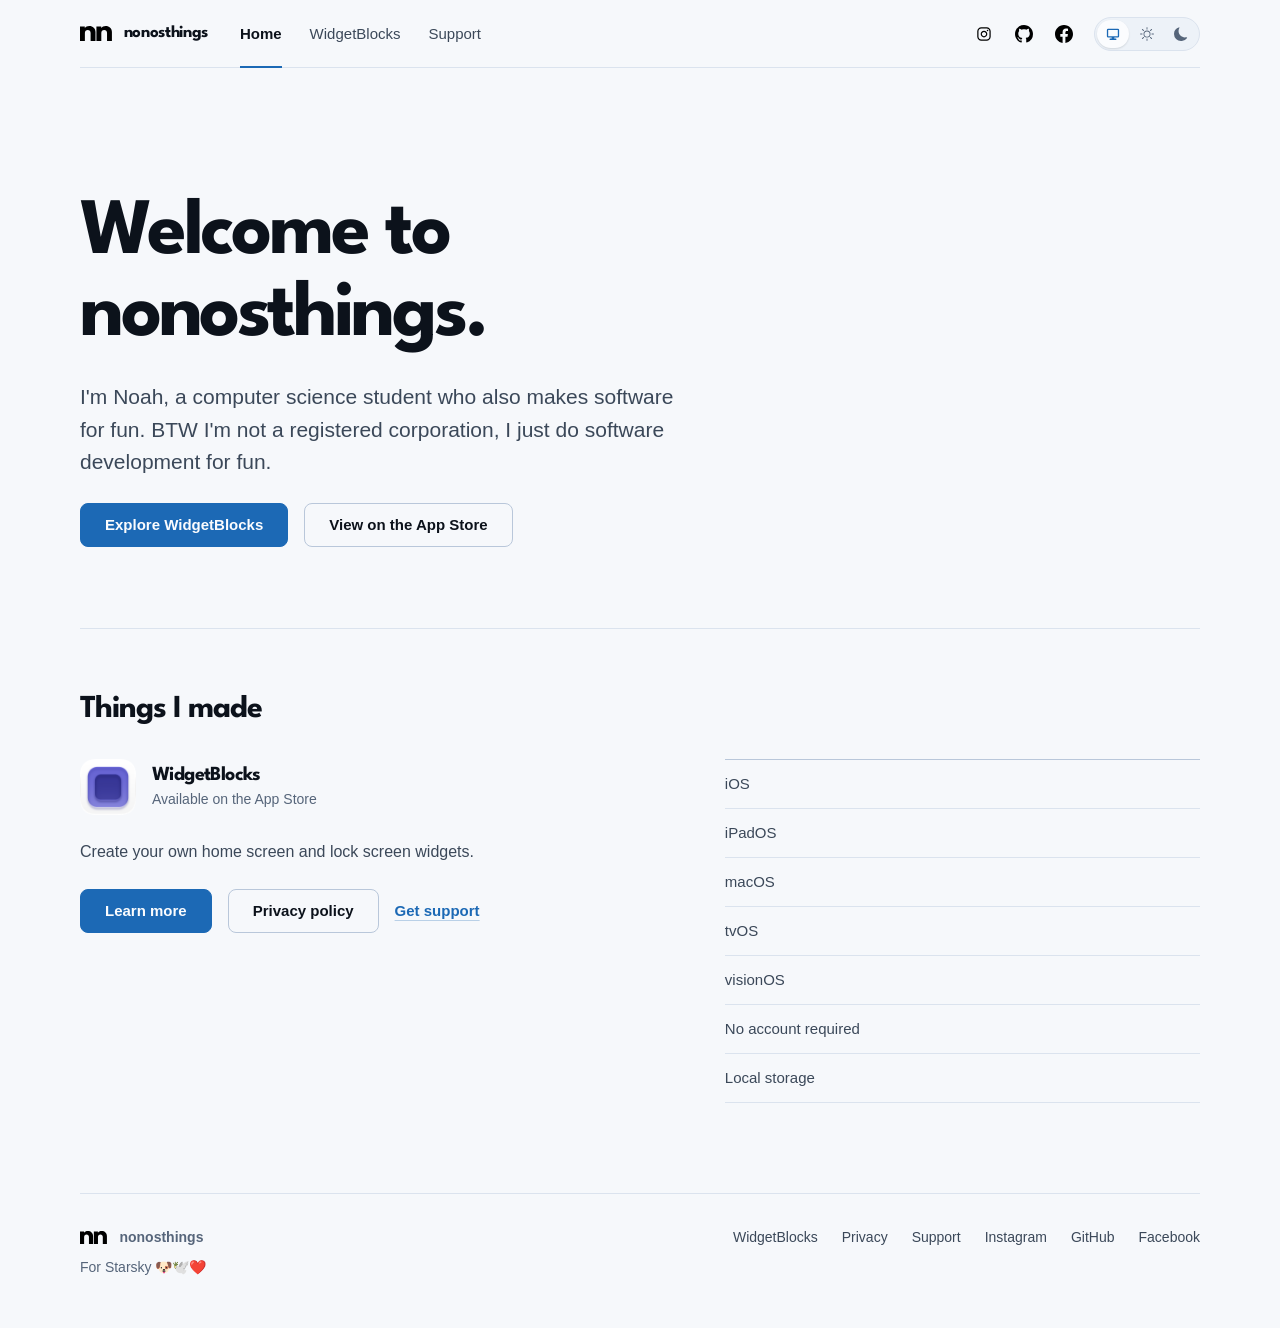
<file: index.html>
<!DOCTYPE html>
<html lang="en">

    <head>
        <meta charset="UTF-8">
        <meta name="viewport" content="width=device-width, initial-scale=1.0">
        <meta name="description" content="Noah Novak is a free-time software developer.">
        <meta name="color-scheme" content="light dark">
        <meta name="theme-color" content="#f6f8fb">
        <link rel="canonical" href="https://nonosthings.tech/">
        <link rel="icon" type="image/svg+xml" href="./assets/nn-favicon.svg">
        <link rel="stylesheet" type="text/css" href="./style.css?v=3">
        <script src="./assets/theme.js?v=3"></script>
        <script src="./assets/motion.js?v=3"></script>
        <title>nonosthings</title>
    </head>

    <body>
        <a class="skip-link" href="#main">Skip to content</a>

        <nav aria-label="Main navigation">
            <div class="navbar">
                <div class="nav-primary">
                    <a class="brand-link" href="./">
                        <img class="brand-logo" src="./assets/nn-logo.svg" alt="nn" width="30" height="14">
                        <span>nonosthings</span>
                    </a>
                    <a class="nav-link" href="./" aria-current="page">Home</a>
                    <a class="nav-link" href="./projects/widgetblocks/">WidgetBlocks</a>
                    <a class="nav-link" href="./projects/widgetblocks/help/">Support</a>
                </div>

                <div class="socials">
                    <a class="social-icon-link" href="https://instagram.com/nonosthings/"
                        aria-label="nonosthings on Instagram">
                        <img src="./assets/instagram.svg" alt="Instagram" width="18" height="18">
                    </a>
                    <a class="social-icon-link" href="https://github.com/nonosthings/"
                        aria-label="nonosthings on GitHub">
                        <img src="./assets/github.svg" alt="GitHub" width="18" height="18">
                    </a>
                    <a class="social-icon-link" data-fb-link href="#facebook" aria-label="Noah on Facebook">
                        <img src="./assets/facebook.svg" alt="Facebook" width="18" height="18">
                    </a>
                    <div class="theme-switcher" role="radiogroup" aria-label="Theme preference">
                        <button type="button" class="theme-segment" data-theme-value="system" role="radio" aria-checked="true" aria-label="System theme" title="System theme">
                            <svg viewBox="0 0 16 16" fill="currentColor" width="14" height="14" aria-hidden="true"><path d="M1 3.5A1.5 1.5 0 0 1 2.5 2h11A1.5 1.5 0 0 1 15 3.5v7a1.5 1.5 0 0 1-1.5 1.5H9.5v1.25h1.75a.75.75 0 0 1 0 1.5h-6.5a.75.75 0 0 1 0-1.5H6.5V12H2.5A1.5 1.5 0 0 1 1 10.5v-7zm1.5 0v7h11v-7h-11z"/></svg>
                        </button>
                        <button type="button" class="theme-segment" data-theme-value="light" role="radio" aria-checked="false" aria-label="Light theme" title="Light theme">
                            <svg viewBox="0 0 16 16" fill="currentColor" width="14" height="14" aria-hidden="true"><path d="M8 11a3 3 0 1 1 0-6 3 3 0 0 1 0 6zm0 1a4 4 0 1 0 0-8 4 4 0 0 0 0 8zM8 0a.5.5 0 0 1 .5.5v2a.5.5 0 0 1-1 0v-2A.5.5 0 0 1 8 0zm0 13a.5.5 0 0 1 .5.5v2a.5.5 0 0 1-1 0v-2A.5.5 0 0 1 8 13zm8-5a.5.5 0 0 1-.5.5h-2a.5.5 0 0 1 0-1h2a.5.5 0 0 1 .5.5zM3 8a.5.5 0 0 1-.5.5h-2a.5.5 0 0 1 0-1h2A.5.5 0 0 1 3 8zm10.657-5.657a.5.5 0 0 1 0 .707l-1.414 1.415a.5.5 0 1 1-.707-.708l1.414-1.414a.5.5 0 0 1 .707 0zm-9.193 9.193a.5.5 0 0 1 0 .707L3.05 13.657a.5.5 0 0 1-.707-.707l1.414-1.414a.5.5 0 0 1 .707 0zm9.193 2.121a.5.5 0 0 1-.707 0l-1.414-1.414a.5.5 0 1 1 .707-.707l1.414 1.414a.5.5 0 0 1 0 .707zM4.464 4.465a.5.5 0 0 1-.707 0L2.343 3.05a.5.5 0 1 1 .707-.707l1.414 1.414a.5.5 0 0 1 0 .708z"/></svg>
                        </button>
                        <button type="button" class="theme-segment" data-theme-value="dark" role="radio" aria-checked="false" aria-label="Dark theme" title="Dark theme">
                            <svg viewBox="0 0 16 16" fill="currentColor" width="14" height="14" aria-hidden="true"><path d="M6 .278a.77.77 0 0 1 .08.858 7.2 7.2 0 0 0-.878 3.46c0 4.021 3.278 7.277 7.318 7.277.527 0 1.04-.055 1.533-.16a.79.79 0 0 1 .91.874A8.01 8.01 0 0 1 8 16 8.05 8.05 0 0 1 0 8a8.06 8.06 0 0 1 6-7.722z"/></svg>
                        </button>
                    </div>
                </div>
            </div>
        </nav>

        <main id="main">
            <section class="studio-hero" aria-labelledby="studio-title">
                <div data-reveal="stagger">
                    <h1 id="studio-title">Welcome to nonosthings.</h1>
                    <p class="studio-lede">I'm Noah, a computer science student who also makes software for fun. BTW I'm
                        not a registered corporation, I just do software development for fun.</p>
                    <div class="button-row">
                        <a class="btn-primary" href="./projects/widgetblocks/">Explore WidgetBlocks</a>
                        <a class="btn-secondary" href="https://apps.apple.com/us/app/widgetblocks/id6819093974">View on
                            the App Store</a>
                    </div>
                </div>
            </section>

            <section class="studio-section" aria-labelledby="projects-title">
                <h2 id="projects-title">Things I made</h2>

                <div class="project-showcase" data-reveal="stagger">
                    <div>
                        <div class="project-header">
                            <img src="./projects/widgetblocks/icon.png" alt="WidgetBlocks icon" width="56" height="56">
                            <div class="project-title-group">
                                <h3>WidgetBlocks</h3>
                                <span>Available on the App Store</span>
                            </div>
                        </div>
                        <p>Create your own home screen and lock screen widgets.</p>
                        <div class="button-row">
                            <a class="btn-primary" href="./projects/widgetblocks/">Learn more</a>
                            <a class="btn-secondary" href="./projects/widgetblocks/privacy/">Privacy policy</a>
                            <a class="text-link" href="./projects/widgetblocks/help/">Get support</a>
                        </div>
                    </div>
                    <ul class="project-specs" aria-label="Supported platforms and capabilities">
                        <li>iOS</li>
                        <li>iPadOS</li>
                        <li>macOS</li>
                        <li>tvOS</li>
                        <li>visionOS</li>
                        <li>No account required</li>
                        <li>Local storage</li>
                    </ul>
                </div>
            </section>
        </main>

        <footer>
            <div class="footer-id">
                <a class="footer-brand" href="./">
                    <img src="./assets/nn-logo.svg" alt="nn" width="26" height="12">
                    <span>nonosthings</span>
                </a>
                <p class="footer-tribute">For Starsky 🐶🕊️❤️</p>
            </div>
            <div class="footer-links">
                <a href="./projects/widgetblocks/">WidgetBlocks</a>
                <a href="./projects/widgetblocks/privacy/">Privacy</a>
                <a href="./projects/widgetblocks/help/">Support</a>
                <a href="https://instagram.com/nonosthings/">Instagram</a>
                <a href="https://github.com/nonosthings/">GitHub</a>
                <a data-fb-link href="#facebook">Facebook</a>
            </div>
        </footer>
    </body>

</html>
</file>
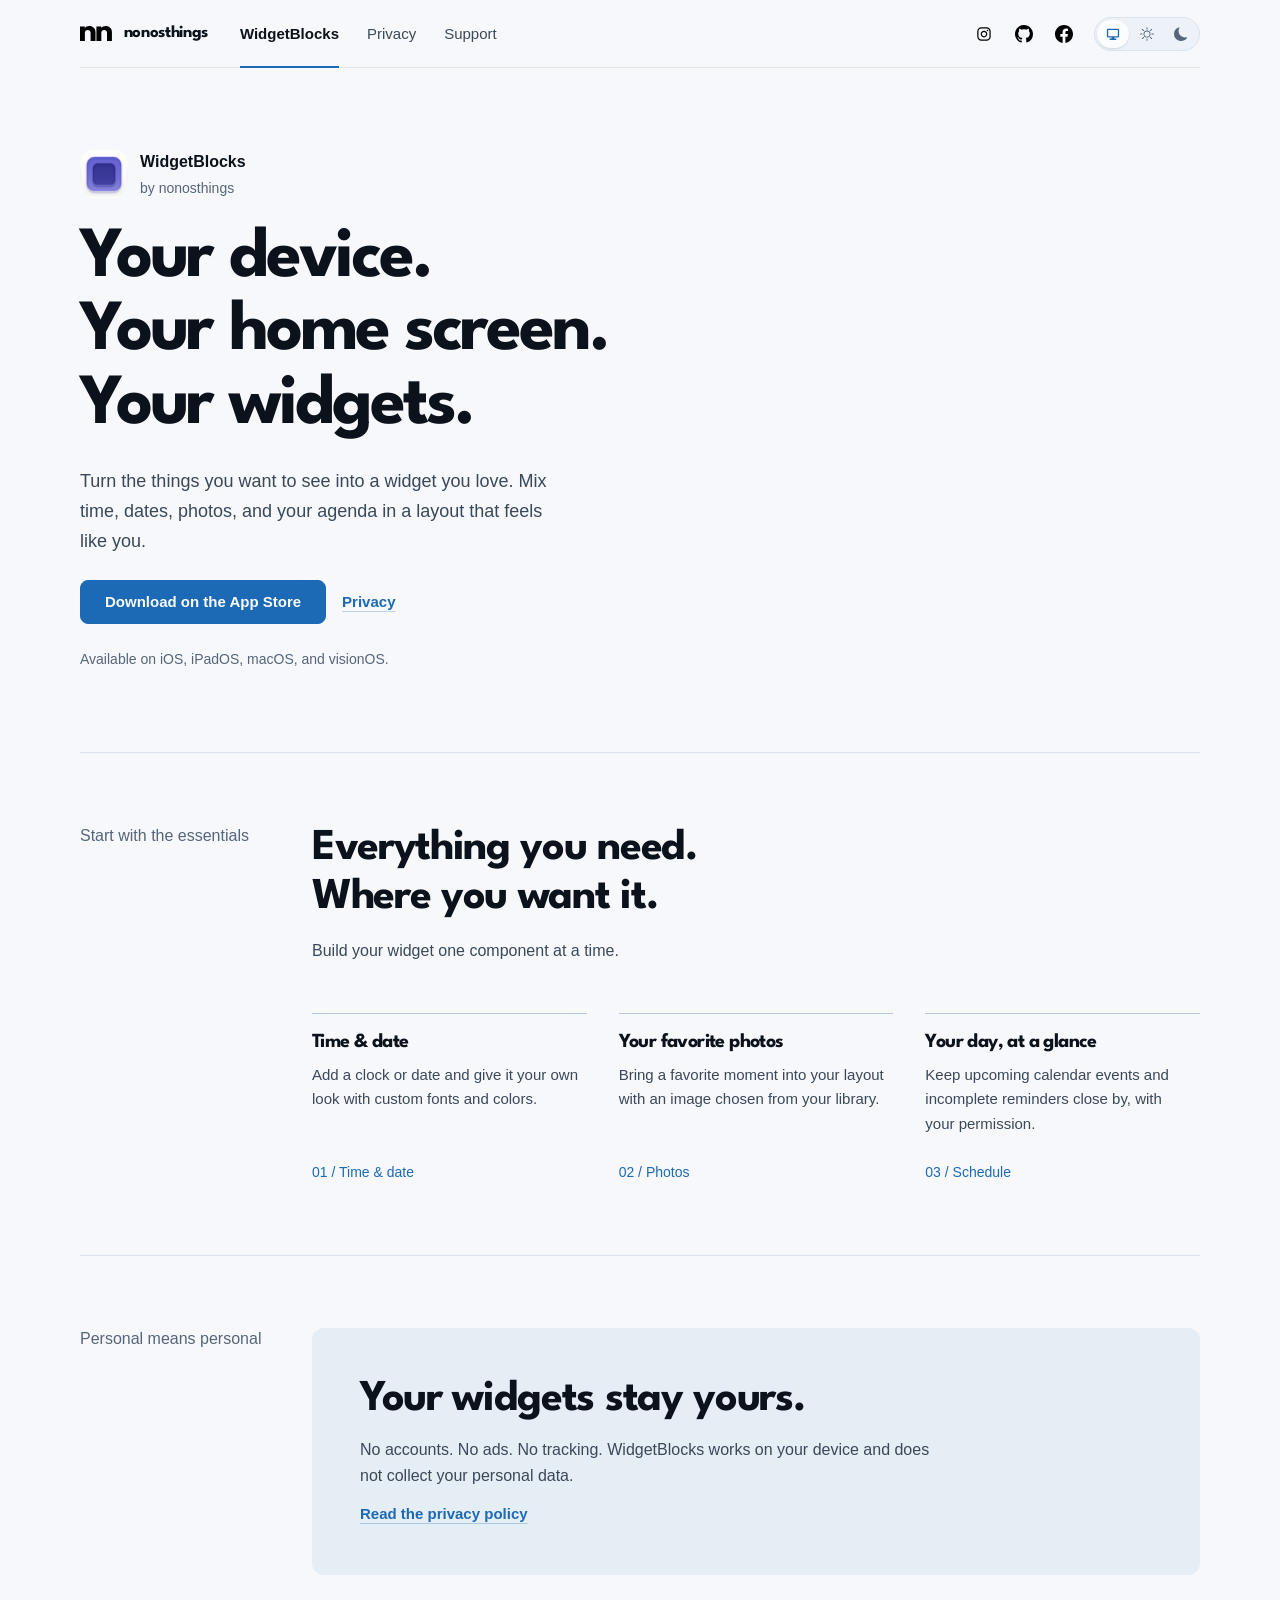
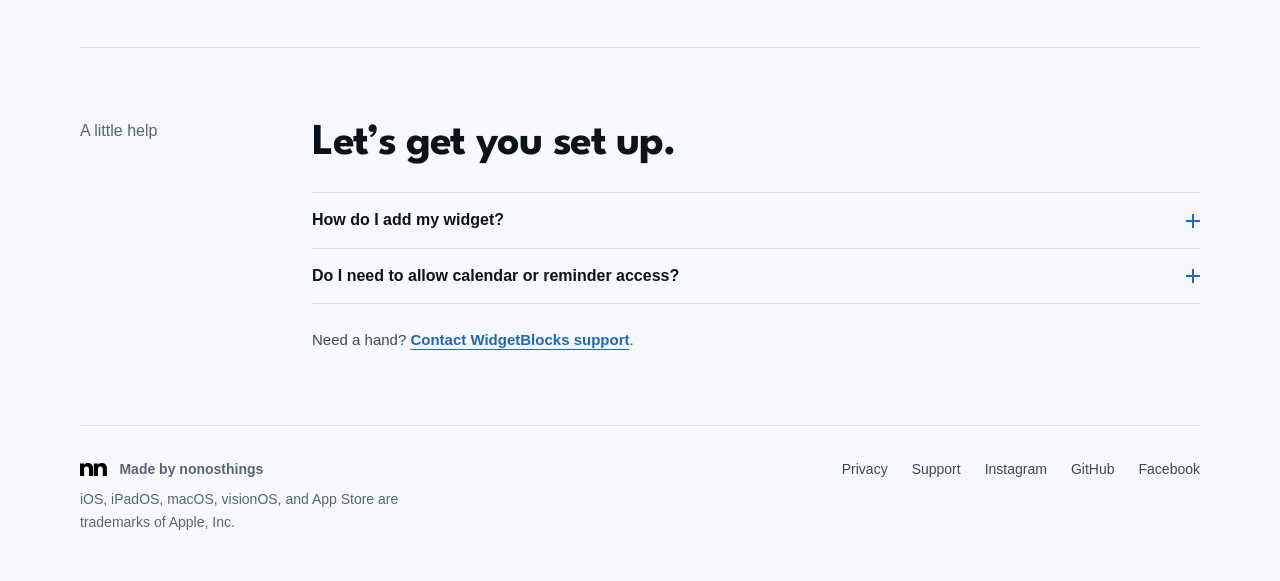
<file: projects/widgetblocks/index.html>
<!DOCTYPE html>
<html lang="en">
<head>
    <meta charset="UTF-8">
    <meta name="viewport" content="width=device-width, initial-scale=1.0">
    <meta name="description" content="Build your own custom widgets with WidgetBlocks.">
    <meta name="color-scheme" content="light dark">
        <meta name="theme-color" content="#f6f8fb">
    <link rel="canonical" href="https://nonosthings.tech/projects/widgetblocks/">
    <link rel="icon" type="image/png" href="./icon.png">
    <link rel="stylesheet" href="../../style.css?v=3">
    <link rel="stylesheet" href="./widgetblocks.css?v=3">
    <script src="../../assets/theme.js?v=3"></script>
    <script src="../../assets/motion.js?v=3"></script>
    <title>WidgetBlocks | nonosthings</title>
</head>
<body class="widgetblocks-page">
    <a class="skip-link" href="#main">Skip to content</a>

    <nav aria-label="Main navigation">
        <div class="navbar">
            <div class="nav-primary">
                <a class="brand-link" href="../../">
                    <img class="brand-logo" src="../../assets/nn-logo.svg" alt="nn" width="30" height="14">
                    <span>nonosthings</span>
                </a>
                <a class="nav-link" href="./" aria-current="page">WidgetBlocks</a>
                <a class="nav-link" href="./privacy/">Privacy</a>
                <a class="nav-link" href="./help/">Support</a>
            </div>

            <div class="socials">
                <a class="social-icon-link" href="https://instagram.com/nonosthings/" aria-label="nonosthings on Instagram">
                    <img src="../../assets/instagram.svg" alt="Instagram" width="18" height="18">
                </a>
                <a class="social-icon-link" href="https://github.com/nonosthings/" aria-label="nonosthings on GitHub">
                    <img src="../../assets/github.svg" alt="GitHub" width="18" height="18">
                </a>
                <a class="social-icon-link" data-fb-link href="#facebook" aria-label="Noah on Facebook">
                    <img src="../../assets/facebook.svg" alt="Facebook" width="18" height="18">
                </a>
                <div class="theme-switcher" role="radiogroup" aria-label="Theme preference">
                    <button type="button" class="theme-segment" data-theme-value="system" role="radio" aria-checked="true" aria-label="System theme" title="System theme">
                        <svg viewBox="0 0 16 16" fill="currentColor" width="14" height="14" aria-hidden="true"><path d="M1 3.5A1.5 1.5 0 0 1 2.5 2h11A1.5 1.5 0 0 1 15 3.5v7a1.5 1.5 0 0 1-1.5 1.5H9.5v1.25h1.75a.75.75 0 0 1 0 1.5h-6.5a.75.75 0 0 1 0-1.5H6.5V12H2.5A1.5 1.5 0 0 1 1 10.5v-7zm1.5 0v7h11v-7h-11z"/></svg>
                    </button>
                    <button type="button" class="theme-segment" data-theme-value="light" role="radio" aria-checked="false" aria-label="Light theme" title="Light theme">
                        <svg viewBox="0 0 16 16" fill="currentColor" width="14" height="14" aria-hidden="true"><path d="M8 11a3 3 0 1 1 0-6 3 3 0 0 1 0 6zm0 1a4 4 0 1 0 0-8 4 4 0 0 0 0 8zM8 0a.5.5 0 0 1 .5.5v2a.5.5 0 0 1-1 0v-2A.5.5 0 0 1 8 0zm0 13a.5.5 0 0 1 .5.5v2a.5.5 0 0 1-1 0v-2A.5.5 0 0 1 8 13zm8-5a.5.5 0 0 1-.5.5h-2a.5.5 0 0 1 0-1h2a.5.5 0 0 1 .5.5zM3 8a.5.5 0 0 1-.5.5h-2a.5.5 0 0 1 0-1h2A.5.5 0 0 1 3 8zm10.657-5.657a.5.5 0 0 1 0 .707l-1.414 1.415a.5.5 0 1 1-.707-.708l1.414-1.414a.5.5 0 0 1 .707 0zm-9.193 9.193a.5.5 0 0 1 0 .707L3.05 13.657a.5.5 0 0 1-.707-.707l1.414-1.414a.5.5 0 0 1 .707 0zm9.193 2.121a.5.5 0 0 1-.707 0l-1.414-1.414a.5.5 0 0 1 .707-.707l1.414 1.414a.5.5 0 0 1 0 .707zM4.464 4.465a.5.5 0 0 1-.707 0L2.343 3.05a.5.5 0 1 1 .707-.707l1.414 1.414a.5.5 0 0 1 0 .708z"/></svg>
                    </button>
                    <button type="button" class="theme-segment" data-theme-value="dark" role="radio" aria-checked="false" aria-label="Dark theme" title="Dark theme">
                        <svg viewBox="0 0 16 16" fill="currentColor" width="14" height="14" aria-hidden="true"><path d="M6 .278a.77.77 0 0 1 .08.858 7.2 7.2 0 0 0-.878 3.46c0 4.021 3.278 7.277 7.318 7.277.527 0 1.04-.055 1.533-.16a.79.79 0 0 1 .91.874A8.01 8.01 0 0 1 8 16 8.05 8.05 0 0 1 0 8a8.06 8.06 0 0 1 6-7.722z"/></svg>
                    </button>
                </div>
            </div>
        </div>
    </nav>

    <main id="main">
        <section class="ib-hero" aria-labelledby="hero-title">
            <div class="hero-copy" data-reveal="stagger">
                <div class="app-identity">
                    <img src="./icon.png" alt="WidgetBlocks icon" width="48" height="48">
                    <span>WidgetBlocks <span class="byline">by nonosthings</span></span>
                </div>
                <h1 id="hero-title">Your device.<br>Your home screen.<br>Your widgets.</h1>
                <p class="hero-description">Turn the things you want to see into a widget you love. Mix time, dates, photos, and your agenda in a layout that feels like you.</p>

                <div class="hero-actions">
                    <a class="ib-button" href="https://apps.apple.com/us/app/widgetblocks/id6819093974">Download on the App Store</a>
                    <a class="text-link" href="./privacy/">Privacy</a>
                </div>
                <p class="availability">Available on iOS, iPadOS, macOS, and visionOS.</p>
            </div>
        </section>
        <section id="features" class="ib-section" aria-labelledby="features-title">
            <p class="margin-note">Start with the essentials</p>
            <div class="section-body" data-reveal>
                <h2 id="features-title">Everything you need.<br>Where you want it.</h2>
                <p>Build your widget one component at a time.</p>
                <div class="feature-grid">
                    <article class="feature-card">
                        <h3>Time &amp; date</h3>
                        <p>Add a clock or date and give it your own look with custom fonts and colors.</p>
                        <span class="feature-index">01 / Time &amp; date</span>
                    </article>
                    <article class="feature-card">
                        <h3>Your favorite photos</h3>
                        <p>Bring a favorite moment into your layout with an image chosen from your library.</p>
                        <span class="feature-index">02 / Photos</span>
                    </article>
                    <article class="feature-card">
                        <h3>Your day, at a glance</h3>
                        <p>Keep upcoming calendar events and incomplete reminders close by, with your permission.</p>
                        <span class="feature-index">03 / Schedule</span>
                    </article>
                </div>
            </div>
        </section>

       

        <section class="ib-section" aria-labelledby="privacy-title">
            <p class="margin-note">Personal means personal</p>
            <div class="section-body" data-reveal>
                <div class="privacy-panel">
                    <h2 id="privacy-title">Your widgets stay yours.</h2>
                    <p>No accounts. No ads. No tracking. WidgetBlocks works on your device and does not collect your personal data.</p>
                    <div>
                        <a class="text-link" href="./privacy/">Read the privacy policy</a>
                    </div>
                </div>
            </div>
        </section>

        <section class="support-section ib-section" id="support" aria-labelledby="support-title">
            <p class="margin-note">A little help</p>
            <div class="section-body" data-reveal>
                <h2 id="support-title">Let’s get you set up.</h2>
                <div class="support-details">
                    <details>
                        <summary>How do I add my widget?</summary>
                        <p>Create a design in WidgetBlocks and tap Save. Add a WidgetBlocks widget using your device’s widget gallery, then edit the widget to choose your saved design. You can also open the installation guide on your design’s card in the app.</p>
                    </details>
                    <details>
                        <summary>Do I need to allow calendar or reminder access?</summary>
                        <p>Only if you want those components. You can use clocks, dates, and photos without granting calendar or reminder access, and you can change permissions in your device’s Settings.</p>
                    </details>
                    <p class="contact-line">Need a hand? <a href="./help/">Contact WidgetBlocks support</a>.</p>
                </div>
            </div>
        </section>
    </main>

    <footer class="ib-footer">
        <div class="footer-id">
            <a class="footer-brand" href="../../">
                <img src="../../assets/nn-logo.svg" alt="nn" width="26" height="12">
                <span>Made by nonosthings</span>
            </a>
            <span>iOS, iPadOS, macOS, visionOS, and App Store are trademarks of Apple, Inc.</span>
        </div>
        <div class="footer-links">
            <a href="./privacy/">Privacy</a>
            <a href="./help/">Support</a>
            <a href="https://instagram.com/nonosthings/">Instagram</a>
            <a href="https://github.com/nonosthings/">GitHub</a>
            <a data-fb-link href="#facebook">Facebook</a>
        </div>
    </footer>
</body>
</html>
</file>
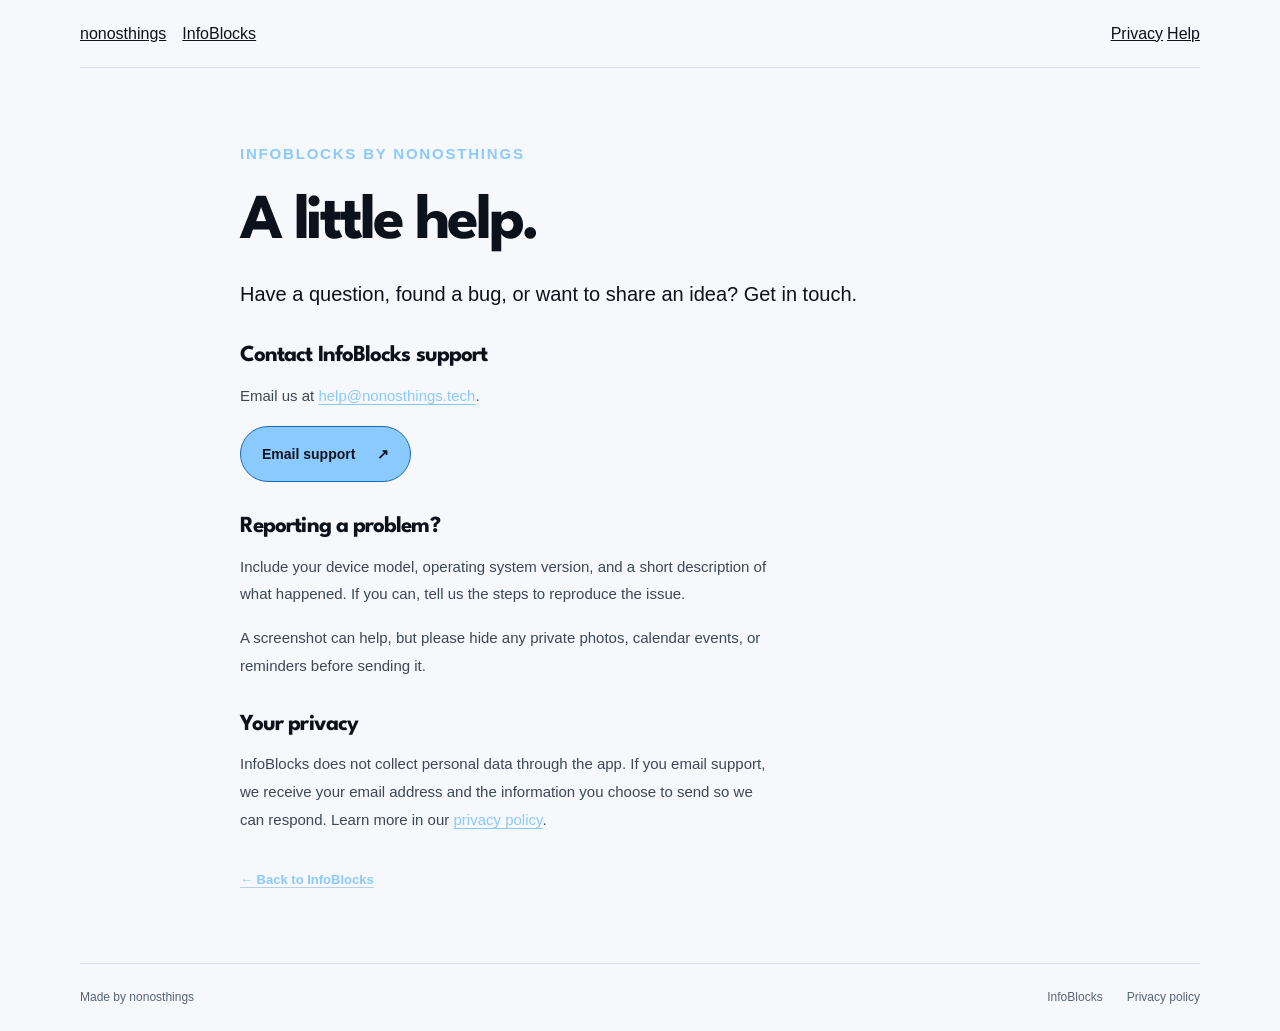
<file: projects/infoblocks/help/index.html>
<!DOCTYPE html>
<html lang="en">
<head>
    <meta charset="UTF-8">
    <meta name="viewport" content="width=device-width, initial-scale=1.0">
    <meta name="description" content="Need help with InfoBlocks? Contact support at help@nonosthings.tech for questions, bug reports, or feedback.">
    <meta name="theme-color" content="#10131d">
    <link rel="canonical" href="https://nonosthings.tech/projects/infoblocks/help/">
    <link rel="icon" type="image/png" href="../icon.png">
    <link rel="stylesheet" href="../../../style.css">
    <link rel="stylesheet" href="../infoblocks.css">
    <title>InfoBlocks Help &amp; Support | nonosthings</title>
</head>
<body class="infoblocks-page">
    <a class="skip-link" href="#main">Skip to content</a>
    <nav aria-label="Main navigation">
        <div class="navbar">
            <a href="/">nonosthings</a>
            <a href="../">InfoBlocks</a>
            <div class="socials"><a href="../privacy/">Privacy</a><a href="./" aria-current="page">Help</a></div>
        </div>
    </nav>

    <main id="main" class="policy-main">
        <header>
            <p class="ib-eyebrow">InfoBlocks by nonosthings</p>
            <h1>A little help.</h1>
            <p class="policy-lede">Have a question, found a bug, or want to share an idea? Get in touch.</p>
        </header>
        <section aria-labelledby="contact-title">
            <h2 id="contact-title">Contact InfoBlocks support</h2>
            <p>Email us at <a href="mailto:help@nonosthings.tech?subject=InfoBlocks%20support">help@nonosthings.tech</a>.</p>
            <a class="ib-button" href="mailto:help@nonosthings.tech?subject=InfoBlocks%20support">Email support <span aria-hidden="true">↗</span></a>
        </section>
        <section aria-labelledby="details-title">
            <h2 id="details-title">Reporting a problem?</h2>
            <p>Include your device model, operating system version, and a short description of what happened. If you can, tell us the steps to reproduce the issue.</p>
            <p>A screenshot can help, but please hide any private photos, calendar events, or reminders before sending it.</p>
        </section>
        <section aria-labelledby="privacy-title">
            <h2 id="privacy-title">Your privacy</h2>
            <p>InfoBlocks does not collect personal data through the app. If you email support, we receive your email address and the information you choose to send so we can respond. Learn more in our <a href="../privacy/">privacy policy</a>.</p>
        </section>
        <a class="text-link" href="../">← Back to InfoBlocks</a>
    </main>

    <footer class="ib-footer"><a href="/">Made by nonosthings</a><div><a href="../">InfoBlocks</a><a href="../privacy/">Privacy policy</a></div></footer>
</body>
</html>
</file>
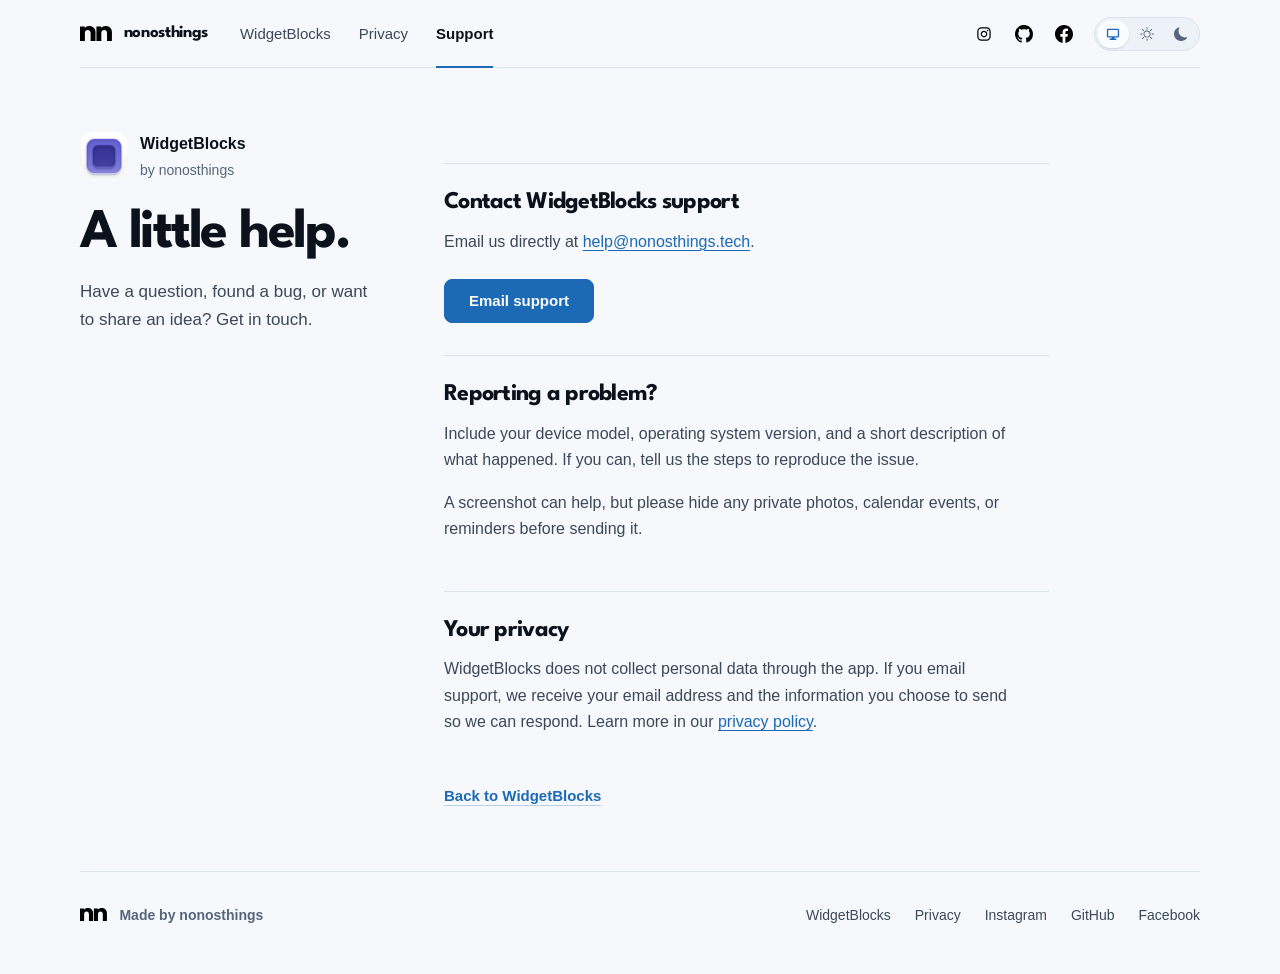
<file: projects/widgetblocks/help/index.html>
<!DOCTYPE html>
<html lang="en">
<head>
    <meta charset="UTF-8">
    <meta name="viewport" content="width=device-width, initial-scale=1.0">
    <meta name="description" content="Need help with WidgetBlocks? Contact support at help@nonosthings.tech for questions, bug reports, or feedback.">
    <meta name="color-scheme" content="light dark">
        <meta name="theme-color" content="#f6f8fb">
    <link rel="canonical" href="https://nonosthings.tech/projects/widgetblocks/help/">
    <link rel="icon" type="image/png" href="../icon.png">
    <link rel="stylesheet" href="../../../style.css?v=3">
    <link rel="stylesheet" href="../widgetblocks.css?v=3">
    <script src="../../../assets/theme.js?v=3"></script>
    <script src="../../../assets/motion.js?v=3"></script>
    <title>WidgetBlocks Help &amp; Support | nonosthings</title>
</head>
<body class="widgetblocks-page">
    <a class="skip-link" href="#main">Skip to content</a>

    <nav aria-label="Main navigation">
        <div class="navbar">
            <div class="nav-primary">
                <a class="brand-link" href="../../../">
                    <img class="brand-logo" src="../../../assets/nn-logo.svg" alt="nn" width="30" height="14">
                    <span>nonosthings</span>
                </a>
                <a class="nav-link" href="../">WidgetBlocks</a>
                <a class="nav-link" href="../privacy/">Privacy</a>
                <a class="nav-link" href="./" aria-current="page">Support</a>
            </div>

            <div class="socials">
                <a class="social-icon-link" href="https://instagram.com/nonosthings/" aria-label="nonosthings on Instagram">
                    <img src="../../../assets/instagram.svg" alt="Instagram" width="18" height="18">
                </a>
                <a class="social-icon-link" href="https://github.com/nonosthings/" aria-label="nonosthings on GitHub">
                    <img src="../../../assets/github.svg" alt="GitHub" width="18" height="18">
                </a>
                <a class="social-icon-link" data-fb-link href="#facebook" aria-label="Noah on Facebook">
                    <img src="../../../assets/facebook.svg" alt="Facebook" width="18" height="18">
                </a>
                <div class="theme-switcher" role="radiogroup" aria-label="Theme preference">
                    <button type="button" class="theme-segment" data-theme-value="system" role="radio" aria-checked="true" aria-label="System theme" title="System theme">
                        <svg viewBox="0 0 16 16" fill="currentColor" width="14" height="14" aria-hidden="true"><path d="M1 3.5A1.5 1.5 0 0 1 2.5 2h11A1.5 1.5 0 0 1 15 3.5v7a1.5 1.5 0 0 1-1.5 1.5H9.5v1.25h1.75a.75.75 0 0 1 0 1.5h-6.5a.75.75 0 0 1 0-1.5H6.5V12H2.5A1.5 1.5 0 0 1 1 10.5v-7zm1.5 0v7h11v-7h-11z"/></svg>
                    </button>
                    <button type="button" class="theme-segment" data-theme-value="light" role="radio" aria-checked="false" aria-label="Light theme" title="Light theme">
                        <svg viewBox="0 0 16 16" fill="currentColor" width="14" height="14" aria-hidden="true"><path d="M8 11a3 3 0 1 1 0-6 3 3 0 0 1 0 6zm0 1a4 4 0 1 0 0-8 4 4 0 0 0 0 8zM8 0a.5.5 0 0 1 .5.5v2a.5.5 0 0 1-1 0v-2A.5.5 0 0 1 8 0zm0 13a.5.5 0 0 1 .5.5v2a.5.5 0 0 1-1 0v-2A.5.5 0 0 1 8 13zm8-5a.5.5 0 0 1-.5.5h-2a.5.5 0 0 1 0-1h2a.5.5 0 0 1 .5.5zM3 8a.5.5 0 0 1-.5.5h-2a.5.5 0 0 1 0-1h2A.5.5 0 0 1 3 8zm10.657-5.657a.5.5 0 0 1 0 .707l-1.414 1.415a.5.5 0 1 1-.707-.708l1.414-1.414a.5.5 0 0 1 .707 0zm-9.193 9.193a.5.5 0 0 1 0 .707L3.05 13.657a.5.5 0 0 1-.707-.707l1.414-1.414a.5.5 0 0 1 .707 0zm9.193 2.121a.5.5 0 0 1-.707 0l-1.414-1.414a.5.5 0 0 1 .707-.707l1.414 1.414a.5.5 0 0 1 0 .707zM4.464 4.465a.5.5 0 0 1-.707 0L2.343 3.05a.5.5 0 1 1 .707-.707l1.414 1.414a.5.5 0 0 1 0 .708z"/></svg>
                    </button>
                    <button type="button" class="theme-segment" data-theme-value="dark" role="radio" aria-checked="false" aria-label="Dark theme" title="Dark theme">
                        <svg viewBox="0 0 16 16" fill="currentColor" width="14" height="14" aria-hidden="true"><path d="M6 .278a.77.77 0 0 1 .08.858 7.2 7.2 0 0 0-.878 3.46c0 4.021 3.278 7.277 7.318 7.277.527 0 1.04-.055 1.533-.16a.79.79 0 0 1 .91.874A8.01 8.01 0 0 1 8 16 8.05 8.05 0 0 1 0 8a8.06 8.06 0 0 1 6-7.722z"/></svg>
                    </button>
                </div>
            </div>
        </div>
    </nav>

    <main id="main" class="policy-main">
        <header data-reveal>
            <div class="app-identity">
                <img src="../icon.png" alt="WidgetBlocks icon" width="48" height="48">
                <span>WidgetBlocks <span class="byline">by nonosthings</span></span>
            </div>
            <h1>A little help.</h1>
            <p class="policy-lede">Have a question, found a bug, or want to share an idea? Get in touch.</p>
        </header>

        <section aria-labelledby="contact-title">
            <h2 id="contact-title">Contact WidgetBlocks support</h2>
            <p>Email us directly at <a href="mailto:help@nonosthings.tech?subject=WidgetBlocks%20support">help@nonosthings.tech</a>.</p>
            <div class="button-row">
                <a class="ib-button" href="mailto:help@nonosthings.tech?subject=WidgetBlocks%20support">Email support</a>
            </div>
        </section>

        <section aria-labelledby="details-title">
            <h2 id="details-title">Reporting a problem?</h2>
            <p>Include your device model, operating system version, and a short description of what happened. If you can, tell us the steps to reproduce the issue.</p>
            <p>A screenshot can help, but please hide any private photos, calendar events, or reminders before sending it.</p>
        </section>

        <section aria-labelledby="privacy-title">
            <h2 id="privacy-title">Your privacy</h2>
            <p>WidgetBlocks does not collect personal data through the app. If you email support, we receive your email address and the information you choose to send so we can respond. Learn more in our <a href="../privacy/">privacy policy</a>.</p>
        </section>

        <a class="text-link" href="../">Back to WidgetBlocks</a>
    </main>

    <footer class="ib-footer">
        <div class="footer-id">
            <a class="footer-brand" href="../../../">
                <img src="../../../assets/nn-logo.svg" alt="nn" width="26" height="12">
                <span>Made by nonosthings</span>
            </a>
        </div>
        <div class="footer-links">
            <a href="../">WidgetBlocks</a>
            <a href="../privacy/">Privacy</a>
            <a href="https://instagram.com/nonosthings/">Instagram</a>
            <a href="https://github.com/nonosthings/">GitHub</a>
            <a data-fb-link href="#facebook">Facebook</a>
        </div>
    </footer>
</body>
</html>
</file>
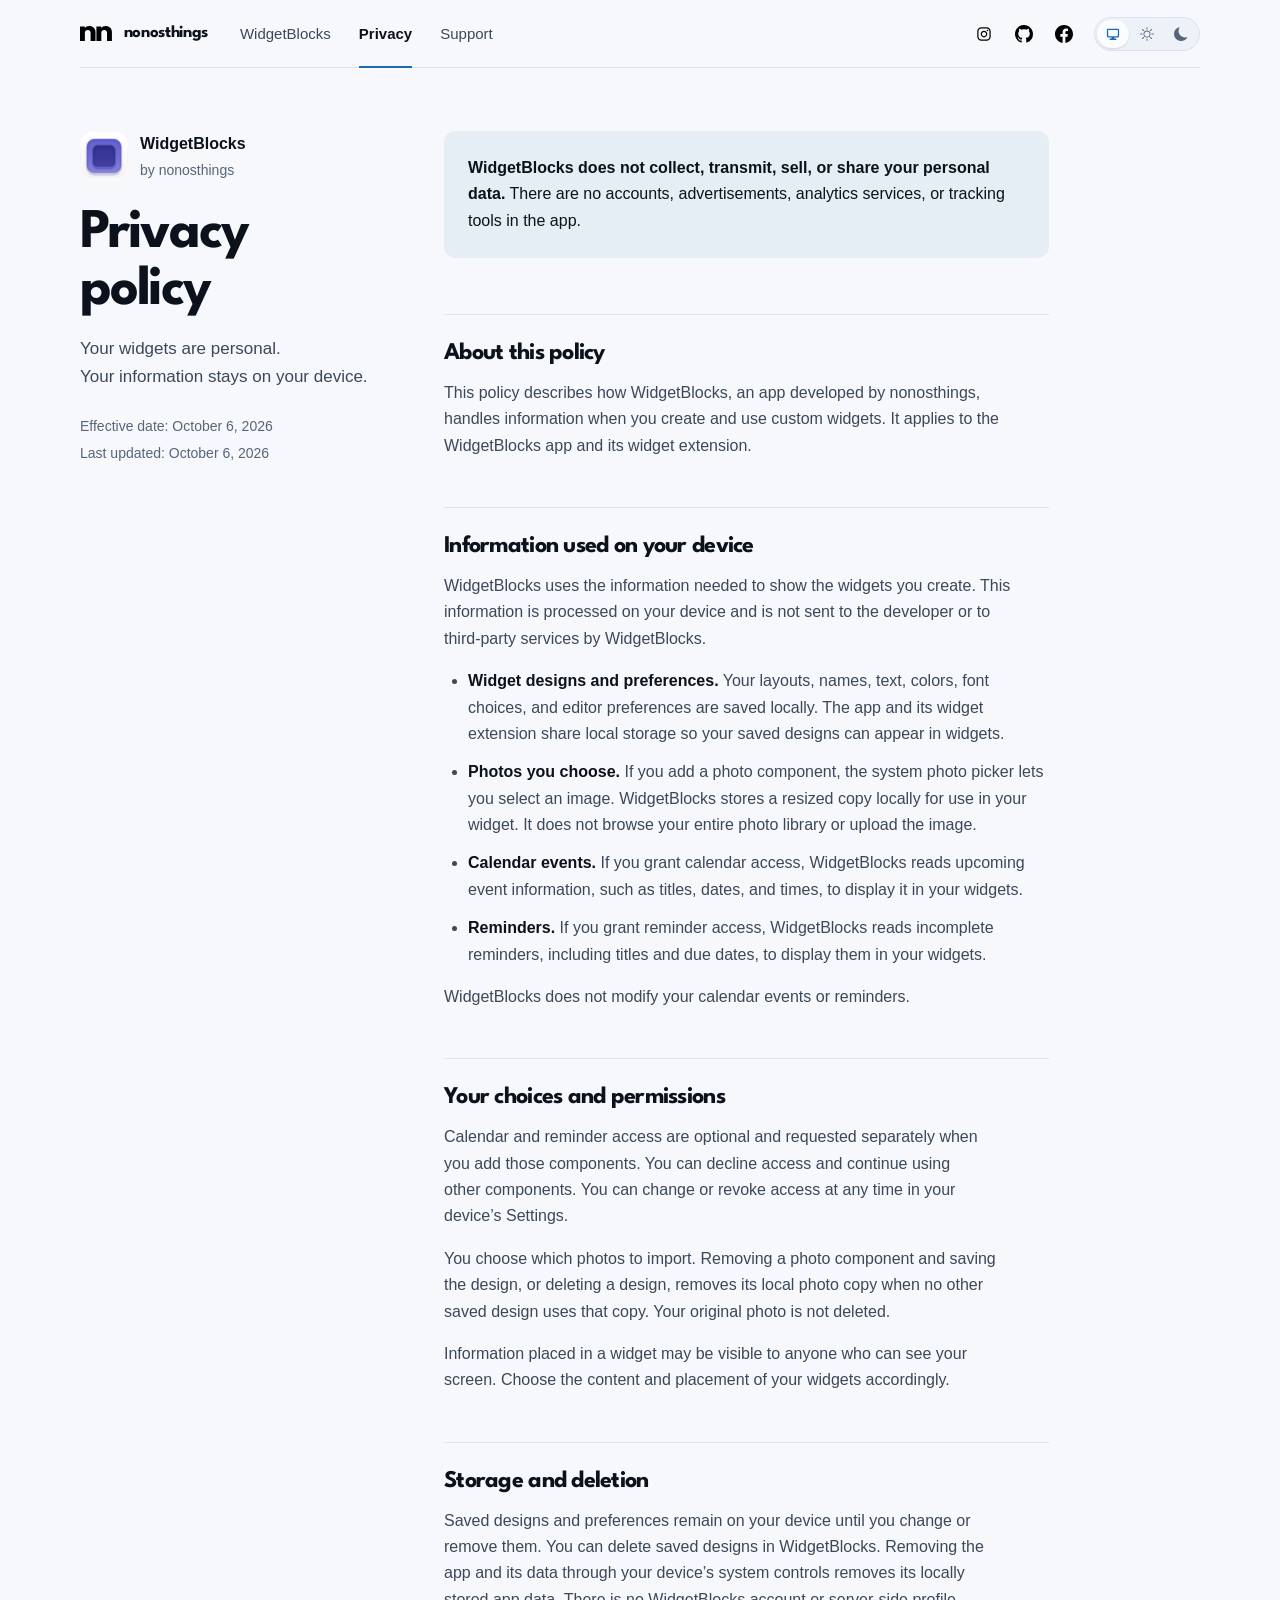
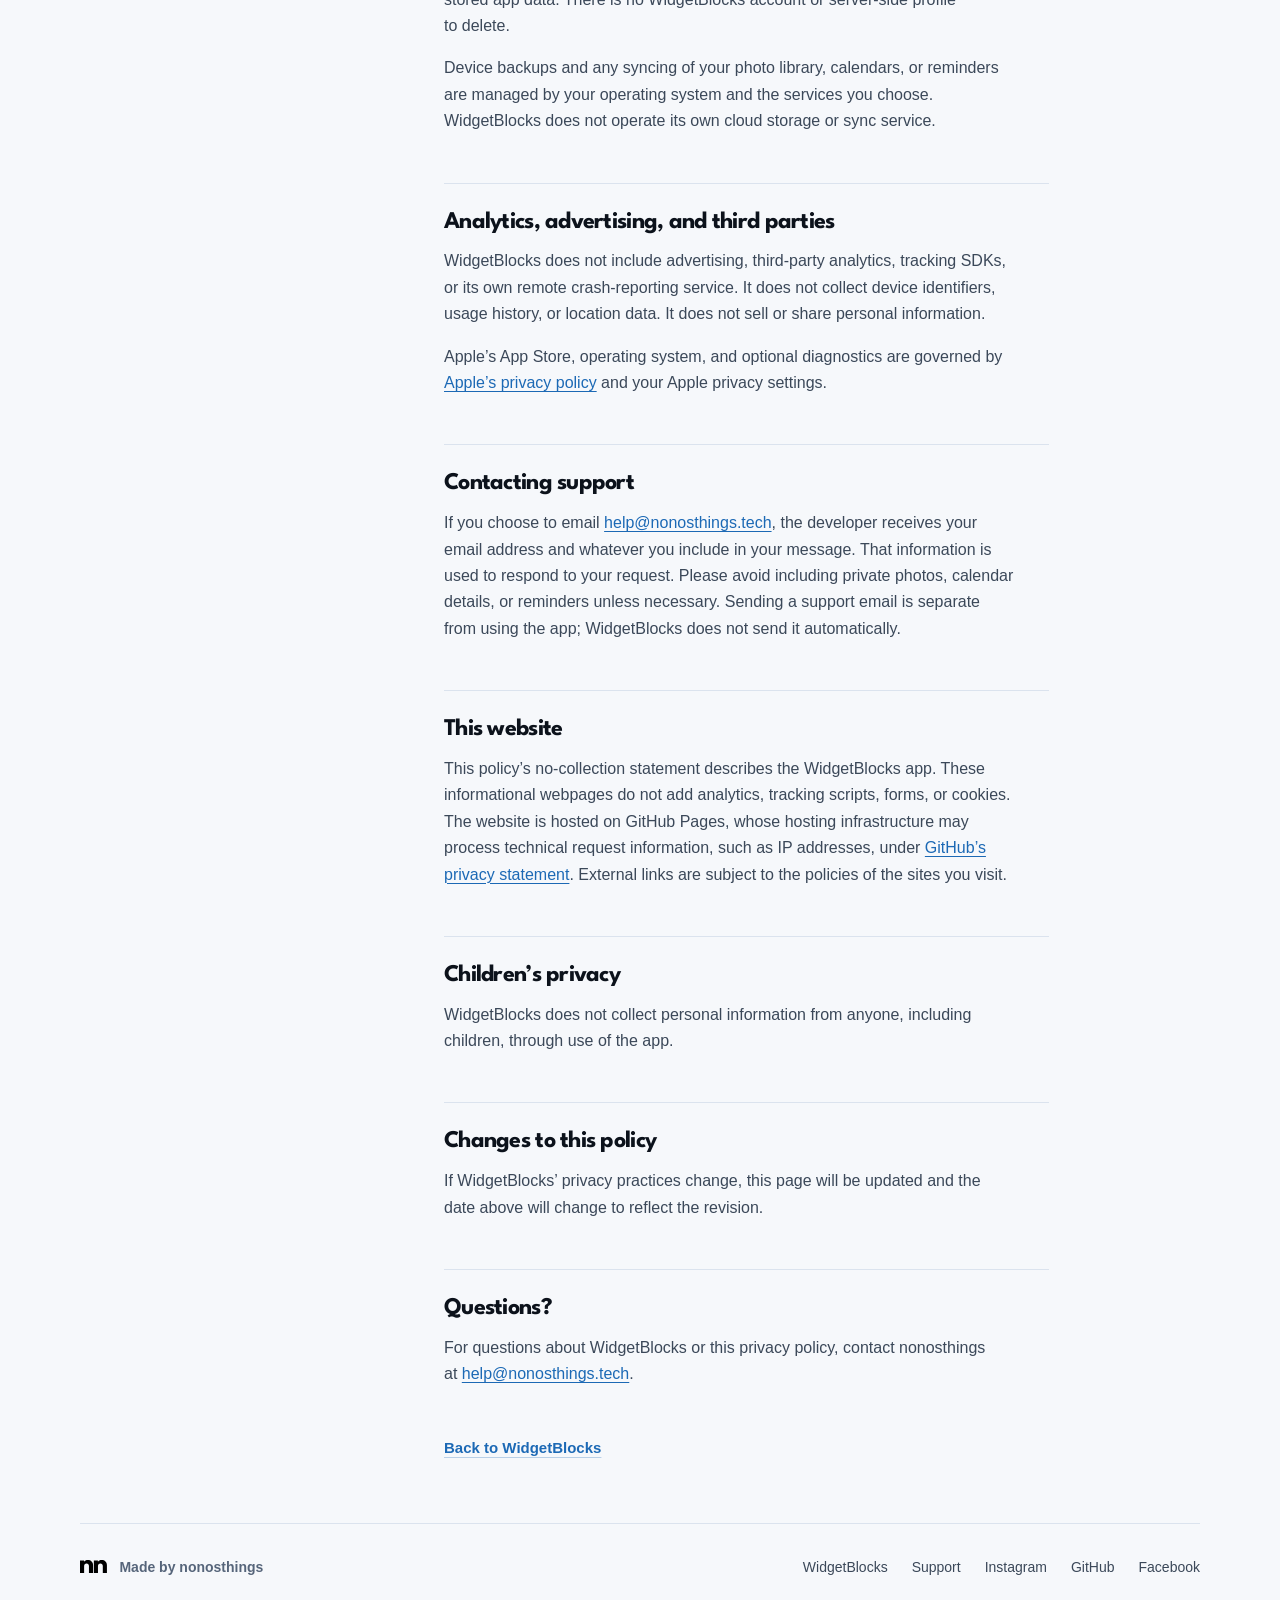
<file: projects/widgetblocks/privacy/index.html>
<!DOCTYPE html>
<html lang="en">
<head>
    <meta charset="UTF-8">
    <meta name="viewport" content="width=device-width, initial-scale=1.0">
    <meta name="description" content="WidgetBlocks does not collect personal data. Learn how widget designs, selected photos, calendar events, and reminders are handled on your device.">
    <meta name="color-scheme" content="light dark">
        <meta name="theme-color" content="#f6f8fb">
    <link rel="canonical" href="https://nonosthings.tech/projects/widgetblocks/privacy/">
    <link rel="icon" type="image/png" href="../icon.png">
    <link rel="stylesheet" href="../../../style.css?v=3">
    <link rel="stylesheet" href="../widgetblocks.css?v=3">
    <script src="../../../assets/theme.js?v=3"></script>
    <script src="../../../assets/motion.js?v=3"></script>
    <title>WidgetBlocks Privacy | nonosthings</title>
</head>
<body class="widgetblocks-page">
    <a class="skip-link" href="#main">Skip to content</a>

    <nav aria-label="Main navigation">
        <div class="navbar">
            <div class="nav-primary">
                <a class="brand-link" href="../../../">
                    <img class="brand-logo" src="../../../assets/nn-logo.svg" alt="nn" width="30" height="14">
                    <span>nonosthings</span>
                </a>
                <a class="nav-link" href="../">WidgetBlocks</a>
                <a class="nav-link" href="./" aria-current="page">Privacy</a>
                <a class="nav-link" href="../help/">Support</a>
            </div>

            <div class="socials">
                <a class="social-icon-link" href="https://instagram.com/nonosthings/" aria-label="nonosthings on Instagram">
                    <img src="../../../assets/instagram.svg" alt="Instagram" width="18" height="18">
                </a>
                <a class="social-icon-link" href="https://github.com/nonosthings/" aria-label="nonosthings on GitHub">
                    <img src="../../../assets/github.svg" alt="GitHub" width="18" height="18">
                </a>
                <a class="social-icon-link" data-fb-link href="#facebook" aria-label="Noah on Facebook">
                    <img src="../../../assets/facebook.svg" alt="Facebook" width="18" height="18">
                </a>
                <div class="theme-switcher" role="radiogroup" aria-label="Theme preference">
                    <button type="button" class="theme-segment" data-theme-value="system" role="radio" aria-checked="true" aria-label="System theme" title="System theme">
                        <svg viewBox="0 0 16 16" fill="currentColor" width="14" height="14" aria-hidden="true"><path d="M1 3.5A1.5 1.5 0 0 1 2.5 2h11A1.5 1.5 0 0 1 15 3.5v7a1.5 1.5 0 0 1-1.5 1.5H9.5v1.25h1.75a.75.75 0 0 1 0 1.5h-6.5a.75.75 0 0 1 0-1.5H6.5V12H2.5A1.5 1.5 0 0 1 1 10.5v-7zm1.5 0v7h11v-7h-11z"/></svg>
                    </button>
                    <button type="button" class="theme-segment" data-theme-value="light" role="radio" aria-checked="false" aria-label="Light theme" title="Light theme">
                        <svg viewBox="0 0 16 16" fill="currentColor" width="14" height="14" aria-hidden="true"><path d="M8 11a3 3 0 1 1 0-6 3 3 0 0 1 0 6zm0 1a4 4 0 1 0 0-8 4 4 0 0 0 0 8zM8 0a.5.5 0 0 1 .5.5v2a.5.5 0 0 1-1 0v-2A.5.5 0 0 1 8 0zm0 13a.5.5 0 0 1 .5.5v2a.5.5 0 0 1-1 0v-2A.5.5 0 0 1 8 13zm8-5a.5.5 0 0 1-.5.5h-2a.5.5 0 0 1 0-1h2a.5.5 0 0 1 .5.5zM3 8a.5.5 0 0 1-.5.5h-2a.5.5 0 0 1 0-1h2A.5.5 0 0 1 3 8zm10.657-5.657a.5.5 0 0 1 0 .707l-1.414 1.415a.5.5 0 1 1-.707-.708l1.414-1.414a.5.5 0 0 1 .707 0zm-9.193 9.193a.5.5 0 0 1 0 .707L3.05 13.657a.5.5 0 0 1-.707-.707l1.414-1.414a.5.5 0 0 1 .707 0zm9.193 2.121a.5.5 0 0 1-.707 0l-1.414-1.414a.5.5 0 0 1 .707-.707l1.414 1.414a.5.5 0 0 1 0 .707zM4.464 4.465a.5.5 0 0 1-.707 0L2.343 3.05a.5.5 0 1 1 .707-.707l1.414 1.414a.5.5 0 0 1 0 .708z"/></svg>
                    </button>
                    <button type="button" class="theme-segment" data-theme-value="dark" role="radio" aria-checked="false" aria-label="Dark theme" title="Dark theme">
                        <svg viewBox="0 0 16 16" fill="currentColor" width="14" height="14" aria-hidden="true"><path d="M6 .278a.77.77 0 0 1 .08.858 7.2 7.2 0 0 0-.878 3.46c0 4.021 3.278 7.277 7.318 7.277.527 0 1.04-.055 1.533-.16a.79.79 0 0 1 .91.874A8.01 8.01 0 0 1 8 16 8.05 8.05 0 0 1 0 8a8.06 8.06 0 0 1 6-7.722z"/></svg>
                    </button>
                </div>
            </div>
        </div>
    </nav>

    <main id="main" class="policy-main">
        <header data-reveal>
            <div class="app-identity">
                <img src="../icon.png" alt="WidgetBlocks icon" width="48" height="48">
                <span>WidgetBlocks <span class="byline">by nonosthings</span></span>
            </div>
            <h1>Privacy policy</h1>
            <p class="policy-lede">Your widgets are personal.<br>Your information stays on your device.</p>
            <div class="policy-meta">
                <span>Effective date: October 6, 2026</span>
                <span>Last updated: October 6, 2026</span>
            </div>
        </header>

        <div class="policy-summary">
            <p><strong>WidgetBlocks does not collect, transmit, sell, or share your personal data.</strong> There are no accounts, advertisements, analytics services, or tracking tools in the app.</p>
        </div>

        <section aria-labelledby="scope-title">
            <h2 id="scope-title">About this policy</h2>
            <p>This policy describes how WidgetBlocks, an app developed by nonosthings, handles information when you create and use custom widgets. It applies to the WidgetBlocks app and its widget extension.</p>
        </section>

        <section aria-labelledby="device-title">
            <h2 id="device-title">Information used on your device</h2>
            <p>WidgetBlocks uses the information needed to show the widgets you create. This information is processed on your device and is not sent to the developer or to third-party services by WidgetBlocks.</p>
            <ul>
                <li><strong>Widget designs and preferences.</strong> Your layouts, names, text, colors, font choices, and editor preferences are saved locally. The app and its widget extension share local storage so your saved designs can appear in widgets.</li>
                <li><strong>Photos you choose.</strong> If you add a photo component, the system photo picker lets you select an image. WidgetBlocks stores a resized copy locally for use in your widget. It does not browse your entire photo library or upload the image.</li>
                <li><strong>Calendar events.</strong> If you grant calendar access, WidgetBlocks reads upcoming event information, such as titles, dates, and times, to display it in your widgets.</li>
                <li><strong>Reminders.</strong> If you grant reminder access, WidgetBlocks reads incomplete reminders, including titles and due dates, to display them in your widgets.</li>
            </ul>
            <p>WidgetBlocks does not modify your calendar events or reminders.</p>
        </section>

        <section aria-labelledby="permissions-title">
            <h2 id="permissions-title">Your choices and permissions</h2>
            <p>Calendar and reminder access are optional and requested separately when you add those components. You can decline access and continue using other components. You can change or revoke access at any time in your device’s Settings.</p>
            <p>You choose which photos to import. Removing a photo component and saving the design, or deleting a design, removes its local photo copy when no other saved design uses that copy. Your original photo is not deleted.</p>
            <p>Information placed in a widget may be visible to anyone who can see your screen. Choose the content and placement of your widgets accordingly.</p>
        </section>

        <section aria-labelledby="retention-title">
            <h2 id="retention-title">Storage and deletion</h2>
            <p>Saved designs and preferences remain on your device until you change or remove them. You can delete saved designs in WidgetBlocks. Removing the app and its data through your device’s system controls removes its locally stored app data. There is no WidgetBlocks account or server-side profile to delete.</p>
            <p>Device backups and any syncing of your photo library, calendars, or reminders are managed by your operating system and the services you choose. WidgetBlocks does not operate its own cloud storage or sync service.</p>
        </section>

        <section aria-labelledby="services-title">
            <h2 id="services-title">Analytics, advertising, and third parties</h2>
            <p>WidgetBlocks does not include advertising, third-party analytics, tracking SDKs, or its own remote crash-reporting service. It does not collect device identifiers, usage history, or location data. It does not sell or share personal information.</p>
            <p>Apple’s App Store, operating system, and optional diagnostics are governed by <a href="https://www.apple.com/legal/privacy/">Apple’s privacy policy</a> and your Apple privacy settings.</p>
        </section>

        <section aria-labelledby="support-title">
            <h2 id="support-title">Contacting support</h2>
            <p>If you choose to email <a href="mailto:help@nonosthings.tech?subject=WidgetBlocks%20privacy">help@nonosthings.tech</a>, the developer receives your email address and whatever you include in your message. That information is used to respond to your request. Please avoid including private photos, calendar details, or reminders unless necessary. Sending a support email is separate from using the app; WidgetBlocks does not send it automatically.</p>
        </section>

        <section aria-labelledby="website-title">
            <h2 id="website-title">This website</h2>
            <p>This policy’s no-collection statement describes the WidgetBlocks app. These informational webpages do not add analytics, tracking scripts, forms, or cookies. The website is hosted on GitHub Pages, whose hosting infrastructure may process technical request information, such as IP addresses, under <a href="https://docs.github.com/en/site-policy/privacy-policies/github-general-privacy-statement">GitHub’s privacy statement</a>. External links are subject to the policies of the sites you visit.</p>
        </section>

        <section aria-labelledby="children-title">
            <h2 id="children-title">Children’s privacy</h2>
            <p>WidgetBlocks does not collect personal information from anyone, including children, through use of the app.</p>
        </section>

        <section aria-labelledby="changes-title">
            <h2 id="changes-title">Changes to this policy</h2>
            <p>If WidgetBlocks’ privacy practices change, this page will be updated and the date above will change to reflect the revision.</p>
        </section>

        <section aria-labelledby="contact-title">
            <h2 id="contact-title">Questions?</h2>
            <p>For questions about WidgetBlocks or this privacy policy, contact nonosthings at <a href="mailto:help@nonosthings.tech?subject=WidgetBlocks%20privacy">help@nonosthings.tech</a>.</p>
        </section>

        <a class="text-link" href="../">Back to WidgetBlocks</a>
    </main>

    <footer class="ib-footer">
        <div class="footer-id">
            <a class="footer-brand" href="../../../">
                <img src="../../../assets/nn-logo.svg" alt="nn" width="26" height="12">
                <span>Made by nonosthings</span>
            </a>
        </div>
        <div class="footer-links">
            <a href="../">WidgetBlocks</a>
            <a href="../help/">Support</a>
            <a href="https://instagram.com/nonosthings/">Instagram</a>
            <a href="https://github.com/nonosthings/">GitHub</a>
            <a data-fb-link href="#facebook">Facebook</a>
        </div>
    </footer>
</body>
</html>
</file>
<file: style.css>
/* Hallmark · shape: kept · genre: modern-minimal · theme: brand · redesign: full
 * paper: #f6f8fb · accent: #1c69b5 · display: League Spartan · body: system sans · hero: kept · nav: kept · footer: kept · signature: the widget specimen settling into place
 * axes: light/geometric-sans/cool · posture: left-aligned · contrast: pass · fold: pass · v2.0.0 */
/* Hallmark · pre-emit critique: P4 H4 E4 S3 R4 V3 · weakest: S, the home page has no picture of its own, so the type and one ruled project row carry it; nothing invented to fill the gap */
/* Hallmark · dismissed F1 · the owner asked to keep the home lede exactly as typed, apostrophes included */
/* Hallmark · waive 26b · no form control and no aria-disabled anywhere · the nav links and theme buttons are never disabled on this site */
/* Hallmark · copy: verbatim · the owner asked to keep every heading and line as written */

@font-face {
  font-family: "League Spartan";
  src: url("./assets/fonts/LeagueSpartan-Variable.ttf") format("truetype");
  font-weight: 100 900;
  font-display: swap;
}

:root,
:root[data-theme="light"] {
  --font-sans: -apple-system, BlinkMacSystemFont, "SF Pro Text", "Segoe UI", Roboto, sans-serif;
  --font-display: "League Spartan", -apple-system, BlinkMacSystemFont, "SF Pro Display", "Segoe UI", sans-serif;

  --background-color: #f6f8fb;
  --surface-color: #fbfcfe;
  --surface-subtle: #edf2f8;
  --text-color: #0c121b;
  --secondary-text-color: #3b4859;
  --muted-text-color: #56657a;
  --accent-color: #1c69b5;
  --accent-strong: #145291;
  --accent-soft: rgba(28, 105, 181, 0.08);
  --accent-border: rgba(28, 105, 181, 0.28);
  --button-text-color: #fbfcfe;
  --border-color: #dbe3ee;
  --border-strong: #b9c7da;
  --thumb-shadow: rgba(12, 18, 27, 0.12);
  --icon-filter: none;

  --widget-time-bg: #1c69b5;
  --widget-time-fg: #f4f8fc;
  --widget-note-bg: #e7f1fb;
  --widget-note-fg: #0f2947;
  --widget-agenda-bg: #f1f6fc;
  --widget-agenda-fg: #10243d;
  --widget-agenda-rule: rgba(28, 105, 181, 0.22);

  --space-1: 4px;
  --space-2: 8px;
  --space-3: 12px;
  --space-4: 16px;
  --space-5: 24px;
  --space-6: 32px;
  --space-7: 48px;
  --space-8: 64px;
  --space-9: 96px;
  --pad-page: clamp(var(--space-4), 4vw, 40px);
  --pad-hero: clamp(var(--space-8), 14vh, 136px);
  --pad-hero-end: clamp(var(--space-7), 9vh, var(--space-9));
  --pad-section: clamp(var(--space-7), 8vh, 88px);
  --pad-panel: clamp(var(--space-5), 4vw, var(--space-7));

  --content-max-width: 1120px;
  --grid-gap: 32px;
  --radius-lg: 12px;
  --radius-md: 8px;
  --radius-widget: 20px;
  --radius-pill: 999px;

  --ease-out: cubic-bezier(0.16, 1, 0.3, 1);
  --ease-in-out: cubic-bezier(0.65, 0, 0.35, 1);
  --dur-micro: 120ms;
  --dur-short: 220ms;
  --dur-long: 420ms;

  color-scheme: light;
}

@media (prefers-color-scheme: dark) {
  :root:not([data-theme="light"]) {
    --background-color: #0b1017;
    --surface-color: #121924;
    --surface-subtle: #172130;
    --text-color: #f1f5f9;
    --secondary-text-color: #b0bfd4;
    --muted-text-color: #8497b0;
    --accent-color: #4ca8ff;
    --accent-strong: #75bdff;
    --accent-soft: rgba(76, 168, 255, 0.12);
    --accent-border: rgba(76, 168, 255, 0.32);
    --button-text-color: #08101a;
    --border-color: #1f2a3a;
    --border-strong: #34455e;
    --thumb-shadow: rgba(0, 0, 0, 0.4);
    --icon-filter: brightness(0) invert(1);

    --widget-time-bg: #1c69b5;
    --widget-time-fg: #f4f8fc;
    --widget-note-bg: #17263b;
    --widget-note-fg: #dcebfb;
    --widget-agenda-bg: #152030;
    --widget-agenda-fg: #e6effa;
    --widget-agenda-rule: rgba(76, 168, 255, 0.28);

    color-scheme: dark;
  }
}

:root[data-theme="dark"] {
  --background-color: #0b1017;
  --surface-color: #121924;
  --surface-subtle: #172130;
  --text-color: #f1f5f9;
  --secondary-text-color: #b0bfd4;
  --muted-text-color: #8497b0;
  --accent-color: #4ca8ff;
  --accent-strong: #75bdff;
  --accent-soft: rgba(76, 168, 255, 0.12);
  --accent-border: rgba(76, 168, 255, 0.32);
  --button-text-color: #08101a;
  --border-color: #1f2a3a;
  --border-strong: #34455e;
  --thumb-shadow: rgba(0, 0, 0, 0.4);
  --icon-filter: brightness(0) invert(1);

  --widget-time-bg: #1c69b5;
  --widget-time-fg: #f4f8fc;
  --widget-note-bg: #17263b;
  --widget-note-fg: #dcebfb;
  --widget-agenda-bg: #152030;
  --widget-agenda-fg: #e6effa;
  --widget-agenda-rule: rgba(76, 168, 255, 0.28);

  color-scheme: dark;
}

*,
*::before,
*::after {
  box-sizing: border-box;
}

html {
  overflow-x: clip;
  background-color: var(--background-color);
  scrollbar-color: var(--border-strong) var(--background-color);
  scroll-padding-top: var(--space-8);
}

body {
  overflow-x: clip;
  margin: 0;
  display: flex;
  flex-direction: column;
  min-height: 100vh;
  padding-inline: var(--pad-page);
  background-color: var(--background-color);
  color: var(--text-color);
  caret-color: var(--accent-color);
  font-family: var(--font-sans);
  font-size: 1rem;
  line-height: 1.6;
  font-weight: 400;
  -webkit-font-smoothing: antialiased;
}

::selection {
  background-color: var(--accent-soft);
  color: var(--text-color);
}

a,
button,
summary {
  font-family: inherit;
}

a {
  color: inherit;
}

:focus-visible {
  outline: 2px solid var(--accent-color);
  outline-offset: 3px;
  border-radius: var(--radius-md);
  transition: none;
}

.skip-link {
  position: fixed;
  top: var(--space-3);
  left: var(--space-4);
  z-index: 50;
  padding: var(--space-3) var(--space-4);
  background-color: var(--surface-color);
  color: var(--text-color);
  border: 1px solid var(--accent-color);
  border-radius: var(--radius-md);
  text-decoration: none;
  font-weight: 600;
  transform: translateY(-200%);
  transition: transform var(--dur-short) var(--ease-out);
}

.skip-link:focus,
.skip-link:focus-visible {
  transform: translateY(0);
}

/* Navigation */
nav,
main,
footer {
  width: min(100%, var(--content-max-width));
  margin-inline: auto;
}

.navbar {
  display: flex;
  align-items: center;
  justify-content: space-between;
  gap: var(--space-4);
  min-height: 68px;
  border-bottom: 1px solid var(--border-color);
}

.nav-primary {
  display: flex;
  align-items: stretch;
  align-self: stretch;
  gap: var(--space-1);
}

.brand-link {
  align-self: center;
  display: inline-flex;
  align-items: center;
  gap: var(--space-3);
  margin-right: var(--space-4);
  font-family: var(--font-display);
  font-size: 1.0625rem;
  font-weight: 600;
  letter-spacing: -0.02em;
  text-decoration: none;
  color: var(--text-color);
}

.brand-logo {
  display: block;
  height: 15px;
  width: auto;
  flex-shrink: 0;
  filter: var(--icon-filter);
}

.nav-link {
  position: relative;
  display: inline-flex;
  align-items: center;
  padding-inline: var(--space-3);
  color: var(--secondary-text-color);
  font-size: 0.9375rem;
  text-decoration: none;
  transition: color var(--dur-micro) var(--ease-out);
}

.nav-link::after {
  content: "";
  position: absolute;
  inset-inline: var(--space-3);
  bottom: -1px;
  height: 2px;
  background-color: var(--accent-color);
  transform: scaleX(0);
  transform-origin: left center;
  transition: transform var(--dur-short) var(--ease-out);
}

.nav-link:hover {
  color: var(--text-color);
}

.nav-link:hover::after,
.nav-link[aria-current="page"]::after {
  transform: scaleX(1);
}

.nav-link[aria-current="page"] {
  color: var(--text-color);
  font-weight: 600;
}

.socials {
  margin-left: auto;
  display: flex;
  align-items: center;
  gap: var(--space-1);
}

.social-icon-link {
  display: inline-flex;
  align-items: center;
  justify-content: center;
  width: 36px;
  height: 36px;
  border-radius: var(--radius-md);
  text-decoration: none;
  transition: background-color var(--dur-micro) var(--ease-out), transform var(--dur-micro) var(--ease-out);
}

.social-icon-link:hover {
  background-color: var(--surface-subtle);
  transform: translateY(-1px);
}

.social-icon-link:active {
  transform: translateY(0);
}

.social-icon-link img {
  display: block;
  width: 18px;
  height: 18px;
  filter: var(--icon-filter);
}

/* Theme switcher: three fixed-size segments, one sliding thumb */
.theme-switcher {
  position: relative;
  isolation: isolate;
  display: inline-grid;
  grid-auto-flow: column;
  grid-auto-columns: 32px;
  gap: 2px;
  margin-left: var(--space-2);
  padding: 2px;
  background-color: var(--surface-subtle);
  border: 1px solid var(--border-color);
  border-radius: var(--radius-pill);
}

.theme-switcher::before {
  content: "";
  position: absolute;
  z-index: -1;
  top: 2px;
  left: 2px;
  width: 32px;
  height: 28px;
  background-color: var(--surface-color);
  border-radius: var(--radius-pill);
  box-shadow: 0 1px 2px var(--thumb-shadow);
  transition: transform var(--dur-short) var(--ease-in-out);
}

html[data-theme-preference="light"] .theme-switcher::before {
  transform: translateX(34px);
}

html[data-theme-preference="dark"] .theme-switcher::before {
  transform: translateX(68px);
}

.theme-segment {
  -webkit-appearance: none;
  appearance: none;
  display: grid;
  place-items: center;
  width: 32px;
  height: 28px;
  margin: 0;
  padding: 0;
  border: 0;
  border-radius: var(--radius-pill);
  background: transparent;
  color: var(--muted-text-color);
  font: inherit;
  line-height: 1;
  cursor: pointer;
  -webkit-tap-highlight-color: transparent;
  transition: color var(--dur-micro) var(--ease-out);
}

.theme-segment svg {
  display: block;
  width: 14px;
  height: 14px;
}

.theme-segment:hover {
  color: var(--text-color);
}

.theme-segment[aria-checked="true"] {
  color: var(--accent-color);
}

.theme-segment:active svg {
  transform: scale(0.9);
}

.theme-segment svg {
  transition: transform var(--dur-micro) var(--ease-out);
}

/* Type */
main {
  flex: 1;
}

h1,
h2,
h3 {
  margin: 0;
  color: var(--text-color);
  font-family: var(--font-display);
  font-weight: 600;
  letter-spacing: -0.03em;
  overflow-wrap: break-word;
  min-width: 0;
  text-wrap: balance;
}

h1 {
  font-size: clamp(2.5rem, 6vw + 0.5rem, 5rem);
  line-height: 1.02;
  letter-spacing: -0.04em;
}

h2 {
  font-size: clamp(1.75rem, 2.4vw + 1rem, 2.75rem);
  line-height: 1.1;
}

h3 {
  font-size: 1.25rem;
  line-height: 1.25;
}

p {
  margin: 0 0 var(--space-4);
  max-width: 64ch;
  color: var(--secondary-text-color);
  line-height: 1.65;
  text-wrap: pretty;
}

/* Buttons and links */
.button-row,
.hero-actions {
  display: flex;
  flex-wrap: wrap;
  align-items: center;
  gap: var(--space-3) var(--space-4);
  margin-top: var(--space-5);
}

.ib-button,
.btn-primary,
.btn-secondary {
  display: inline-flex;
  align-items: center;
  justify-content: center;
  min-height: 44px;
  padding: 0 var(--space-5);
  border: 1px solid var(--accent-color);
  border-radius: var(--radius-md);
  font-size: 0.9375rem;
  font-weight: 600;
  text-decoration: none;
  white-space: nowrap;
  transition: background-color var(--dur-micro) var(--ease-out), border-color var(--dur-micro) var(--ease-out),
    color var(--dur-micro) var(--ease-out), transform var(--dur-micro) var(--ease-out);
}

.ib-button,
.btn-primary {
  background-color: var(--accent-color);
  color: var(--button-text-color);
}

.ib-button:hover,
.btn-primary:hover {
  background-color: var(--accent-strong);
  border-color: var(--accent-strong);
  transform: translateY(-1px);
}

.btn-secondary {
  background-color: transparent;
  border-color: var(--border-strong);
  color: var(--text-color);
}

.btn-secondary:hover {
  border-color: var(--accent-color);
  color: var(--accent-color);
  transform: translateY(-1px);
}

.ib-button:active,
.btn-primary:active,
.btn-secondary:active {
  transform: translateY(0);
}

.text-link {
  color: var(--accent-color);
  font-size: 0.9375rem;
  font-weight: 600;
  text-decoration: underline;
  text-decoration-thickness: 1px;
  text-underline-offset: 4px;
  text-decoration-color: var(--accent-border);
  transition: color var(--dur-micro) var(--ease-out), text-decoration-color var(--dur-micro) var(--ease-out);
}

.text-link:hover {
  color: var(--accent-strong);
  text-decoration-color: currentColor;
}

/* Home */
.studio-hero {
  padding-block: var(--pad-hero) var(--pad-hero-end);
}

.studio-hero h1 {
  max-width: 12ch;
  margin-bottom: var(--space-5);
}

.studio-lede {
  max-width: 52ch;
  margin-bottom: 0;
  font-size: clamp(1.125rem, 0.4vw + 1rem, 1.3125rem);
  line-height: 1.55;
}

.studio-section {
  padding-block: clamp(40px, 7vh, 72px) clamp(56px, 10vh, 104px);
  border-top: 1px solid var(--border-color);
}

.studio-section > h2 {
  margin-bottom: var(--space-6);
  font-size: clamp(1.5rem, 1.6vw + 1rem, 2rem);
}

.project-showcase {
  display: grid;
  grid-template-columns: minmax(0, 1.1fr) minmax(0, 0.9fr);
  gap: var(--space-6) var(--space-8);
  align-items: start;
}

.project-header {
  display: flex;
  align-items: center;
  gap: var(--space-4);
  margin-bottom: var(--space-5);
}

.project-header img {
  display: block;
  width: 56px;
  height: 56px;
  border-radius: var(--radius-lg);
}

.project-title-group span {
  display: block;
  color: var(--muted-text-color);
  font-size: 0.875rem;
}

.project-specs {
  display: grid;
  margin: 0;
  padding: 0;
  list-style: none;
  border-top: 1px solid var(--border-strong);
}

.project-specs li {
  padding-block: var(--space-3);
  border-bottom: 1px solid var(--border-color);
  color: var(--secondary-text-color);
  font-size: 0.9375rem;
}

/* Footer */
footer {
  display: flex;
  align-items: flex-start;
  justify-content: space-between;
  flex-wrap: wrap;
  gap: var(--space-5) var(--space-6);
  margin-top: auto;
  padding-block: var(--space-6) var(--space-7);
  border-top: 1px solid var(--border-color);
  color: var(--muted-text-color);
  font-size: 0.875rem;
}

.footer-id {
  display: grid;
  gap: var(--space-2);
  max-width: 48ch;
}

.footer-brand {
  display: inline-flex;
  align-items: center;
  gap: var(--space-3);
  justify-self: start;
  color: var(--text-color);
  font-weight: 600;
  text-decoration: none;
}

.footer-brand img {
  display: block;
  height: 13px;
  width: auto;
  filter: var(--icon-filter);
}

.footer-id p,
.footer-id span {
  margin: 0;
  color: var(--muted-text-color);
  font-size: 0.875rem;
}

.footer-links {
  display: flex;
  flex-wrap: wrap;
  align-items: center;
  gap: var(--space-2) var(--space-5);
}

.footer-links a {
  color: var(--secondary-text-color);
  text-decoration: none;
  transition: color var(--dur-micro) var(--ease-out);
}

.footer-links a:hover {
  color: var(--accent-color);
  text-decoration: underline;
  text-underline-offset: 4px;
}

/* Reveal: visible by default; hidden only once motion.js has added .js */
.js [data-reveal]:not([data-reveal="stagger"]),
.js [data-reveal="stagger"] > * {
  opacity: 0;
  transform: translateY(8px);
}

.js [data-reveal].is-in:not([data-reveal="stagger"]) {
  opacity: 1;
  transform: none;
  transition: opacity var(--dur-long) var(--ease-out), transform var(--dur-long) var(--ease-out);
}

.js [data-reveal="stagger"].is-in > * {
  opacity: 1;
  transform: none;
  transition: opacity var(--dur-long) var(--ease-out) calc(min(var(--i, 0), 4) * 50ms),
    transform var(--dur-long) var(--ease-out) calc(min(var(--i, 0), 4) * 50ms);
}

[data-reveal="stagger"] > :nth-child(1) { --i: 0; }
[data-reveal="stagger"] > :nth-child(2) { --i: 1; }
[data-reveal="stagger"] > :nth-child(3) { --i: 2; }
[data-reveal="stagger"] > :nth-child(4) { --i: 3; }
[data-reveal="stagger"] > :nth-child(5) { --i: 4; }

/* Brief colour crossfade while the theme changes, added by theme.js on click only */
html.theme-fading,
html.theme-fading *,
html.theme-fading *::before,
html.theme-fading *::after {
  transition: background-color var(--dur-short) var(--ease-in-out), border-color var(--dur-short) var(--ease-in-out),
    color var(--dur-short) var(--ease-in-out), fill var(--dur-short) var(--ease-in-out) !important;
}

@media (prefers-reduced-motion: reduce) {
  *,
  *::before,
  *::after {
    animation-duration: 0.01ms !important;
    animation-iteration-count: 1 !important;
    transition-duration: 0.01ms !important;
    scroll-behavior: auto !important;
  }

  .js [data-reveal]:not([data-reveal="stagger"]),
  .js [data-reveal="stagger"] > * {
    opacity: 1;
    transform: none;
  }
}

@media (max-width: 820px) {
  .project-showcase {
    grid-template-columns: minmax(0, 1fr);
  }
}

@media (max-width: 640px) {
  .navbar {
    flex-wrap: wrap;
    min-height: 0;
    padding-top: var(--space-3);
    gap: 0 var(--space-3);
  }

  .nav-primary {
    display: contents;
  }

  .brand-link {
    order: 1;
    padding-block: var(--space-2);
  }

  .socials {
    order: 2;
    gap: 0;
  }

  .social-icon-link {
    width: 32px;
  }

  .navbar::after {
    content: "";
    order: 3;
    flex-basis: 100%;
    height: 0;
  }

  .nav-link {
    order: 4;
    min-height: 44px;
    padding-inline: var(--space-3);
  }

  .nav-primary > .nav-link:nth-child(2) {
    margin-left: calc(var(--space-3) * -1);
  }

  .theme-switcher {
    margin-left: var(--space-1);
  }
}
</file>
<file: projects/widgetblocks/widgetblocks.css>
/* Hallmark · shape: kept · genre: modern-minimal · theme: brand · redesign: full
 * paper: #f6f8fb · accent: #1c69b5 · display: League Spartan · body: system sans · hero: kept · nav: kept · footer: kept · signature: the widget specimen settling into place
 * axes: light/geometric-sans/cool · posture: left-aligned · contrast: pass · fold: pass · v2.0.0 */
/* Hallmark · pre-emit critique: P4 H4 E4 S4 R4 V3 · weakest: V, section rails repeat down the page; the specimen, the size row and the accordion keep each section's object different */
/* Hallmark · copy: verbatim · the owner asked to keep every heading and line as written */

/* Hero */
.ib-hero {
  display: grid;
  grid-template-columns: minmax(0, 1.05fr) minmax(0, 0.95fr);
  align-items: center;
  gap: var(--space-7) var(--space-8);
  padding-block: var(--pad-hero-end);
}

.app-identity {
  display: inline-flex;
  align-items: center;
  gap: var(--space-3);
  margin-bottom: var(--space-5);
  color: var(--text-color);
  font-weight: 600;
}

.app-identity img {
  display: block;
  border-radius: var(--radius-lg);
}

.byline {
  display: block;
  margin-top: 2px;
  color: var(--muted-text-color);
  font-size: 0.875rem;
  font-weight: 400;
}

.ib-hero h1 {
  margin-bottom: var(--space-5);
  font-size: clamp(2.5rem, 5.4vw + 0.5rem, 4.5rem);
}

.hero-description {
  max-width: 48ch;
  margin-bottom: 0;
  font-size: 1.125rem;
}

.availability {
  margin: var(--space-5) 0 0;
  color: var(--muted-text-color);
  font-size: 0.875rem;
}

/* Widget specimen: the widgets sit straight on the page, no frame around them */
.widget-preview {
  margin: 0;
}

.preview-board {
  display: grid;
  grid-template-columns: minmax(0, 1fr) minmax(0, 1fr);
  gap: var(--space-4);
}

.sample-widget {
  position: relative;
  min-width: 0;
  padding: var(--space-5);
  border-radius: var(--radius-widget);
}

.sample-label {
  display: block;
  font-size: 0.8125rem;
  font-weight: 600;
  opacity: 0.85;
}

.time-widget {
  display: flex;
  flex-direction: column;
  justify-content: space-between;
  min-height: 156px;
  background-color: var(--widget-time-bg);
  color: var(--widget-time-fg);
}

.sample-time {
  display: block;
  margin-top: var(--space-4);
  font-family: var(--font-display);
  font-size: clamp(2.25rem, 3.8vw, 3rem);
  font-weight: 600;
  line-height: 1;
  letter-spacing: -0.04em;
  font-variant-numeric: tabular-nums;
}

.sample-date {
  display: block;
  margin-top: var(--space-2);
  font-size: 0.8125rem;
  opacity: 0.9;
}

.reminder-widget {
  display: flex;
  flex-direction: column;
  justify-content: space-between;
  background-color: var(--widget-note-bg);
  color: var(--widget-note-fg);
}

.sample-heading {
  display: block;
  margin: var(--space-3) 0;
  font-family: var(--font-display);
  font-size: clamp(1.125rem, 1.8vw, 1.375rem);
  font-weight: 600;
  line-height: 1.2;
  letter-spacing: -0.02em;
}

.sample-task-list {
  display: grid;
  gap: var(--space-2);
  margin: 0;
  padding: 0;
  list-style: none;
  font-size: 0.8125rem;
}

.sample-task-list li {
  display: flex;
  align-items: center;
  gap: var(--space-2);
}

.sample-check {
  position: relative;
  display: inline-block;
  flex-shrink: 0;
  width: 14px;
  height: 14px;
  border: 1.5px solid currentColor;
  border-radius: 4px;
}

.sample-check::after {
  content: "";
  position: absolute;
  inset: 2px;
  border-radius: 1px;
  background-color: currentColor;
  transform: scale(0);
  transition: transform var(--dur-short) var(--ease-out);
}

.is-in .sample-task-list li:first-child .sample-check::after {
  transform: scale(1);
  transition-delay: 900ms;
}

.agenda-widget {
  grid-column: 1 / -1;
  background-color: var(--widget-agenda-bg);
  color: var(--widget-agenda-fg);
}

.agenda-header {
  margin-bottom: var(--space-3);
}

.sample-event {
  display: grid;
  grid-template-columns: auto minmax(0, 1fr);
  gap: var(--space-4);
  padding-top: var(--space-3);
  border-top: 1px solid var(--widget-agenda-rule);
  font-size: 0.875rem;
  line-height: 1.5;
}

.sample-event-time {
  color: var(--accent-color);
  font-weight: 600;
  font-variant-numeric: tabular-nums;
  white-space: nowrap;
}

.sample-event-details strong {
  display: block;
  font-weight: 600;
}

.sample-event-details span {
  font-size: 0.8125rem;
  opacity: 0.8;
}

.widget-preview figcaption {
  max-width: 52ch;
  margin-top: var(--space-4);
  color: var(--muted-text-color);
  font-size: 0.875rem;
  line-height: 1.5;
}

/* Sections: the opening line sits in the left margin, the section's object on the right */
.ib-section {
  display: grid;
  grid-template-columns: minmax(0, 200px) minmax(0, 1fr);
  column-gap: var(--grid-gap);
  padding-block: var(--pad-section);
  border-top: 1px solid var(--border-color);
}

.margin-note {
  position: sticky;
  top: var(--space-5);
  align-self: start;
  max-width: 24ch;
  margin: 0;
  color: var(--muted-text-color);
  font-size: 1rem;
  line-height: 1.4;
}

.section-body h2 {
  margin-bottom: var(--space-4);
}

.support-details {
  margin-top: var(--space-5);
}

.section-body > p:last-child {
  margin-bottom: 0;
}

.feature-grid {
  display: grid;
  grid-template-columns: repeat(3, minmax(0, 1fr));
  gap: var(--space-6) var(--grid-gap);
  margin-top: var(--space-7);
}

.feature-card {
  display: flex;
  flex-direction: column;
  padding-top: var(--space-4);
  border-top: 1px solid var(--border-strong);
  transition: border-color var(--dur-short) var(--ease-out);
}

.feature-card:hover {
  border-top-color: var(--accent-color);
}

.feature-card h3 {
  margin-bottom: var(--space-2);
}

.feature-card p {
  margin: 0;
  font-size: 0.9375rem;
}

.feature-index {
  margin-top: auto;
  padding-top: var(--space-5);
  color: var(--accent-color);
  font-size: 0.875rem;
  font-variant-numeric: tabular-nums;
}

.customize-panel .section-body {
  display: grid;
  grid-template-columns: minmax(0, 1fr) minmax(0, 1fr);
  align-items: end;
  gap: var(--space-6) var(--grid-gap);
}

.customize-panel .section-body > div:first-child p:last-child {
  margin-bottom: 0;
}

.size-options {
  display: flex;
  align-items: flex-end;
  gap: var(--space-5);
}

.size-option {
  display: flex;
  flex-direction: column;
  align-items: flex-start;
  gap: var(--space-3);
  color: var(--secondary-text-color);
  font-size: 0.875rem;
}

.size-shape {
  display: block;
  background-color: var(--accent-soft);
  border: 1.5px solid var(--accent-color);
  border-radius: var(--radius-lg);
  transition: transform var(--dur-short) var(--ease-out), background-color var(--dur-short) var(--ease-out);
}

.size-option:hover .size-shape {
  background-color: var(--accent-border);
  transform: translateY(-4px);
}

.size-small {
  width: 64px;
  height: 64px;
}

.size-medium {
  width: 128px;
  height: 64px;
}

.size-large {
  width: 128px;
  height: 128px;
}

.privacy-panel {
  display: grid;
  gap: var(--space-3);
  justify-items: start;
  padding: var(--pad-panel);
  background-color: var(--accent-soft);
  border-radius: var(--radius-lg);
}

.privacy-panel h2 {
  margin-bottom: 0;
}

.privacy-panel p {
  margin: 0;
}

.support-details details {
  border-bottom: 1px solid var(--border-color);
}

.support-details details:first-child {
  border-top: 1px solid var(--border-color);
}

.support-details summary {
  display: flex;
  align-items: center;
  justify-content: space-between;
  gap: var(--space-4);
  padding-block: var(--space-4);
  color: var(--text-color);
  font-weight: 600;
  line-height: 1.4;
  list-style: none;
  cursor: pointer;
}

.support-details summary::-webkit-details-marker {
  display: none;
}

.support-details summary::after {
  content: "";
  flex-shrink: 0;
  width: 14px;
  height: 14px;
  color: var(--accent-color);
  background: linear-gradient(currentColor, currentColor) center / 100% 2px no-repeat,
    linear-gradient(currentColor, currentColor) center / 2px 100% no-repeat;
  transition: transform var(--dur-short) var(--ease-out);
}

.support-details details[open] summary::after {
  transform: rotate(45deg);
}

.support-details details p {
  margin: 0 0 var(--space-4);
  font-size: 0.9375rem;
  animation: answer-in var(--dur-long) var(--ease-out) both;
}

@keyframes answer-in {
  from {
    opacity: 0;
    transform: translateY(-4px);
  }
}

.contact-line {
  margin: var(--space-5) 0 0;
  font-size: 0.9375rem;
}

.contact-line a {
  color: var(--accent-color);
  font-weight: 600;
  text-underline-offset: 4px;
}

/* Privacy and support pages: the title rides along in the left column while the text scrolls */
.policy-main {
  display: grid;
  grid-template-columns: minmax(0, 300px) minmax(0, 1fr);
  column-gap: var(--space-8);
  padding-block: clamp(40px, 7vh, 80px);
}

.policy-main > header {
  position: sticky;
  top: var(--space-5);
  grid-column: 1;
  grid-row: 1 / span 40;
  align-self: start;
}

.policy-main > :not(header) {
  grid-column: 2;
  max-width: 68ch;
}

.policy-main h1 {
  margin-bottom: var(--space-4);
  font-size: clamp(2.25rem, 3.6vw + 1rem, 3.5rem);
}

.policy-lede {
  margin-bottom: 0;
  font-size: 1.0625rem;
}

.policy-meta {
  display: grid;
  gap: var(--space-1);
  margin-top: var(--space-5);
  color: var(--muted-text-color);
  font-size: 0.875rem;
}

.policy-summary {
  margin-bottom: var(--space-5);
  padding: var(--space-5);
  background-color: var(--accent-soft);
  border-radius: var(--radius-lg);
}

.policy-summary p {
  margin: 0;
  color: var(--text-color);
}

.policy-main section {
  margin-top: var(--space-6);
  padding-top: var(--space-5);
  border-top: 1px solid var(--border-color);
}

.policy-main h2 {
  margin-bottom: var(--space-3);
  font-size: 1.5rem;
  line-height: 1.2;
}

.policy-main li {
  color: var(--secondary-text-color);
  line-height: 1.65;
}

.policy-main ul {
  margin: 0 0 var(--space-4);
  padding-left: var(--space-5);
}

.policy-main li + li {
  margin-top: var(--space-3);
}

.policy-main strong {
  color: var(--text-color);
  font-weight: 600;
}

.policy-main p a,
.policy-main li a {
  color: var(--accent-color);
  text-underline-offset: 3px;
  text-decoration-thickness: 1px;
}

.policy-main > .text-link {
  justify-self: start;
  margin-top: var(--space-6);
}

@media (max-width: 900px) {
  .ib-section {
    grid-template-columns: minmax(0, 1fr);
    row-gap: var(--space-3);
  }

  .margin-note {
    position: static;
  }

  .policy-main {
    grid-template-columns: minmax(0, 1fr);
  }

  .policy-main > header {
    position: static;
    grid-column: 1;
    grid-row: auto;
    margin-bottom: var(--space-6);
  }

  .policy-main > :not(header) {
    grid-column: 1;
  }
}

@media (max-width: 820px) {
  .ib-hero,
  .feature-grid,
  .customize-panel .section-body {
    grid-template-columns: minmax(0, 1fr);
  }
}

@media (max-width: 480px) {
  .preview-board {
    grid-template-columns: minmax(0, 1fr);
  }

  .size-options {
    gap: var(--space-4);
  }

  .size-small {
    width: 56px;
    height: 56px;
  }

  .size-medium {
    width: 108px;
    height: 56px;
  }

  .size-large {
    width: 108px;
    height: 108px;
  }
}
</file>
<file: projects/infoblocks/infoblocks.css>
.infoblocks-page { --ib-blue: #8bcaff; --ib-pink: #efb7cf; font-family: -apple-system, BlinkMacSystemFont, "Segoe UI", sans-serif; }
.infoblocks-page a { color: inherit; }
.infoblocks-page a:focus-visible, .infoblocks-page summary:focus-visible { outline: 3px solid var(--ib-blue); outline-offset: 5px; border-radius: 5px; }
.infoblocks-page .navbar { max-width: 1200px; }
.infoblocks-page main, .infoblocks-page .ib-footer { max-width: 1120px; }
.skip-link { position: fixed; top: -80px; left: 24px; padding: 14px 20px; background: #fff; color: #10131d !important; z-index: 10; }
.skip-link:focus { top: 16px; }
.ib-hero { display: grid; grid-template-columns: 1fr 1fr; align-items: center; gap: 64px; padding: 88px 0 76px; }
.app-identity { display: flex; align-items: center; gap: 12px; font-size: 18px; font-weight: 650; margin-bottom: 40px; }
.app-identity img { border-radius: 12px; }
.byline { display: block; color: var(--muted-text-color); font-size: 12px; font-weight: 400; margin-top: 4px; }
.ib-eyebrow { color: var(--ib-blue); text-transform: uppercase; letter-spacing: .12em; font-size: 11px; font-weight: 700; margin: 0 0 20px; }
.ib-hero h1 { margin: 0; font-size: clamp(56px, 6.5vw, 88px); line-height: 1.04; letter-spacing: -.055em; font-weight: 650; }
.ib-hero h1 > span { color: var(--ib-blue); }
.hero-description { max-width: 440px; line-height: 1.75; margin: 26px 0; font-size: 17px; }
.hero-actions { display: flex; flex-wrap: wrap; align-items: center; gap: 22px; }
.hero-actions + .hero-actions { margin-top: 12px; }
.ib-button { display: inline-flex; align-items: center; gap: 22px; padding: 16px 21px; border-radius: 100px; background: var(--ib-blue); color: #10131d !important; text-decoration: none; font-size: 14px; font-weight: 650; transition: background 160ms; }
.ib-button:hover { background: #b2dcff; }
.text-link { text-underline-offset: 5px; font-size: 13px; line-height: 1.8; }
.text-link:hover, .ib-footer a:hover { color: var(--ib-blue); }
.availability { margin-top: 20px; font-size: 12px; }
.widget-preview { margin: 24px 0 0; }
.preview-board { display: grid; grid-template-columns: 1fr 1fr; gap: 16px; padding: 26px; background: #191e2b; border: 1px solid #303747; border-radius: 40px; transform: rotate(-3deg); box-shadow: 0 24px 80px #0003; }
.sample-widget { border-radius: 26px; padding: 22px; min-width: 0; overflow: hidden; position: relative; }
.sample-label { display: block; text-transform: uppercase; letter-spacing: .1em; font-size: 9px; font-weight: 700; }
.time-widget { min-height: 155px; background: #8bcaff; color: #102d51; }
.sample-time { display: block; font-size: clamp(38px, 4.8vw, 62px); letter-spacing: -.06em; font-weight: 600; margin-top: 14px; }
.sample-date { display: block; font-size: 11px; margin-top: 4px; }
.sun-shape { position: absolute; bottom: -28px; right: 2px; font-size: 105px; opacity: .14; }
.reminder-widget { background: #edb8cf; color: #48253b; }
.sample-heading { display: block; font-size: clamp(20px, 2.6vw, 31px); line-height: 1.1; letter-spacing: -.035em; font-weight: 600; margin: 20px 0; }
.sample-task { display: flex; align-items: center; gap: 7px; margin-top: 10px; font-size: 10px; }
.sample-task > span { font-size: 17px; }
.agenda-widget { grid-column: 1 / -1; background: #e0def7; color: #302e51; padding: 26px; }
.agenda-header { display: flex; justify-content: space-between; align-items: center; }
.agenda-dot { width: 9px; height: 9px; background: #8179bc; border-radius: 50%; }
.agenda-widget .sample-heading { margin: 18px 0 26px; }
.sample-event { display: flex; gap: 20px; border-top: 1px solid #302e5126; padding-top: 18px; font-size: 12px; line-height: 1.7; }
.sample-event > span:last-child { border-left: 3px solid #8179bc; padding-left: 14px; }
.event-period { font-size: 9px; }
.event-detail { opacity: .75; font-size: 10px; }
.widget-preview figcaption { text-align: center; color: var(--muted-text-color); font-size: 11px; line-height: 1.8; margin: 28px 0 0; }
.widget-preview figcaption > span { font-size: 10px; opacity: .8; }
.ib-section { padding: 68px 0; border-top: 1px solid var(--border-color); }
.infoblocks-page h2 { color: var(--text-color); font-weight: 550; font-size: clamp(30px, 4vw, 44px); line-height: 1.16; letter-spacing: -.04em; margin: 0 0 18px; }
.section-intro > p:last-child { font-size: 15px; }
.feature-grid { display: grid; grid-template-columns: repeat(3, 1fr); gap: 20px; margin-top: 32px; }
.feature-card { background: var(--surface-color); border: 1px solid var(--border-color); border-radius: 24px; padding: 28px; }
.feature-symbol { display: inline-grid; place-items: center; width: 44px; height: 44px; border-radius: 14px; font-size: 30px; margin-bottom: 25px; }
.blue { color: var(--ib-blue); background: #8bcaff16; }
.pink { color: var(--ib-pink); background: #efb7cf16; }
.lavender { color: #c4baff; background: #c4baff16; }
.feature-card h3 { font-size: 18px; margin: 0 0 12px; font-weight: 600; }
.feature-card p { font-size: 14px; line-height: 1.8; margin: 0; }
.customize-panel { display: grid; grid-template-columns: 1fr 1fr; gap: 64px; align-items: center; }
.customize-panel p:not(.ib-eyebrow) { font-size: 15px; line-height: 1.8; max-width: 440px; }
.size-options { display: flex; align-items: flex-end; justify-content: center; gap: 22px; }
.size-option { display: flex; flex-direction: column; align-items: center; gap: 16px; color: var(--muted-text-color); font-size: 11px; }
.size-shape { display: block; border: 1px solid #8bcaff75; background: linear-gradient(135deg, #8bcaff20, #c4baff08); border-radius: 16px; }
.size-small { width: 65px; height: 65px; }
.size-medium { width: 120px; height: 65px; }
.size-large { width: 120px; height: 130px; }
.privacy-panel { display: flex; align-items: flex-start; gap: 32px; padding: 40px; background: #8bcaff09; border: 1px solid #8bcaff30; border-radius: 28px; margin: 12px 0 68px; }
.privacy-mark { color: var(--ib-blue); font-size: 52px; line-height: 1; }
.privacy-panel .ib-eyebrow { margin-bottom: 12px; }
.privacy-panel h2 { font-size: 32px; }
.privacy-panel p:not(.ib-eyebrow) { font-size: 15px; line-height: 1.8; max-width: 640px; margin-bottom: 16px; }
.support-section { display: grid; grid-template-columns: 1fr 1fr; gap: 64px; }
.support-details details { border-bottom: 1px solid var(--border-color); padding: 20px 0; }
.support-details details:first-child { padding-top: 0; }
.support-details summary { cursor: pointer; font-size: 15px; line-height: 1.5; }
.support-details details p { font-size: 14px; line-height: 1.8; margin-top: 18px; }
.contact-line { font-size: 13px; margin-top: 24px; line-height: 1.8; }
.ib-footer { display: flex; align-items: center; justify-content: space-between; gap: 20px; padding: 24px 0; border-top: 1px solid var(--border-color); text-align: left; font-size: 12px; }
.ib-footer a { text-decoration: none; }
.ib-footer > div { display: flex; gap: 24px; }
.policy-main { max-width: 800px !important; padding: 72px 0; }
.policy-main h1 { margin: 0 0 20px; font-size: clamp(40px, 7vw, 64px); letter-spacing: -.05em; line-height: 1.1; }
.policy-main .policy-lede { font-size: 20px; line-height: 1.65; color: var(--text-color); max-width: 700px; }
.policy-date { font-size: 12px; margin: 20px 0 32px; }
.policy-summary { background: #8bcaff0c; border: 1px solid #8bcaff40; padding: 24px 28px; border-radius: 20px; margin-bottom: 40px; }
.policy-summary p { color: var(--text-color); margin: 0; }
.policy-main section { margin: 32px 0; }
.policy-main h2 { font-size: 23px; margin-bottom: 12px; }
.policy-main p, .policy-main li { font-size: 15px; line-height: 1.85; }
.policy-main ul { padding-left: 22px; color: var(--muted-text-color); }
.policy-main li + li { margin-top: 12px; }
.policy-main strong { color: var(--text-color); font-weight: 600; }
.policy-main a { color: var(--ib-blue); text-underline-offset: 3px; }
@media (max-width: 1000px) {
    .ib-hero { gap: 32px; }
    .preview-board { padding: 18px; gap: 12px; }
    .sample-widget { padding: 18px; }
    .customize-panel, .support-section { gap: 32px; }
    .size-options { gap: 14px; }
}
@media (max-width: 760px) {
    .ib-hero { grid-template-columns: 1fr; padding: 48px 8px 60px; gap: 28px; }
    .app-identity { margin-bottom: 28px; }
    .ib-hero h1 { font-size: clamp(56px, 12vw, 80px); }
    .widget-preview { width: min(100%, 440px); justify-self: center; padding: 0 8px; box-sizing: border-box; }
    .sample-time { font-size: 52px; }
    .sample-heading { font-size: 25px; }
    .feature-grid { grid-template-columns: 1fr; gap: 14px; }
    .feature-card { padding: 24px; }
    .feature-symbol { margin-bottom: 18px; }
    .ib-section { padding: 44px 8px; }
    .customize-panel, .support-section { grid-template-columns: 1fr; gap: 28px; }
    .size-options { padding: 20px 0 0; }
    .privacy-panel { padding: 28px 24px; margin-bottom: 44px; gap: 18px; }
    .privacy-mark { display: none; }
    .privacy-panel h2 { font-size: 28px; }
    .ib-footer { flex-wrap: wrap; padding: 24px 8px; }
    .policy-main { padding: 48px 8px; box-sizing: border-box; }
    .policy-summary { padding: 20px; }
}
@media (max-width: 380px) {
    .infoblocks-page .navbar a { padding-inline: 10px; font-size: 13px; }
    .sample-widget { padding: 15px; border-radius: 20px; }
    .sample-time { font-size: 43px; }
    .sample-heading { font-size: 22px; }
    .preview-board { padding: 14px; gap: 10px; }
    .sample-event { gap: 12px; }
    .size-options { gap: 12px; }
    .size-medium, .size-large { width: 100px; }
    .size-small { width: 55px; }
}
</file>
